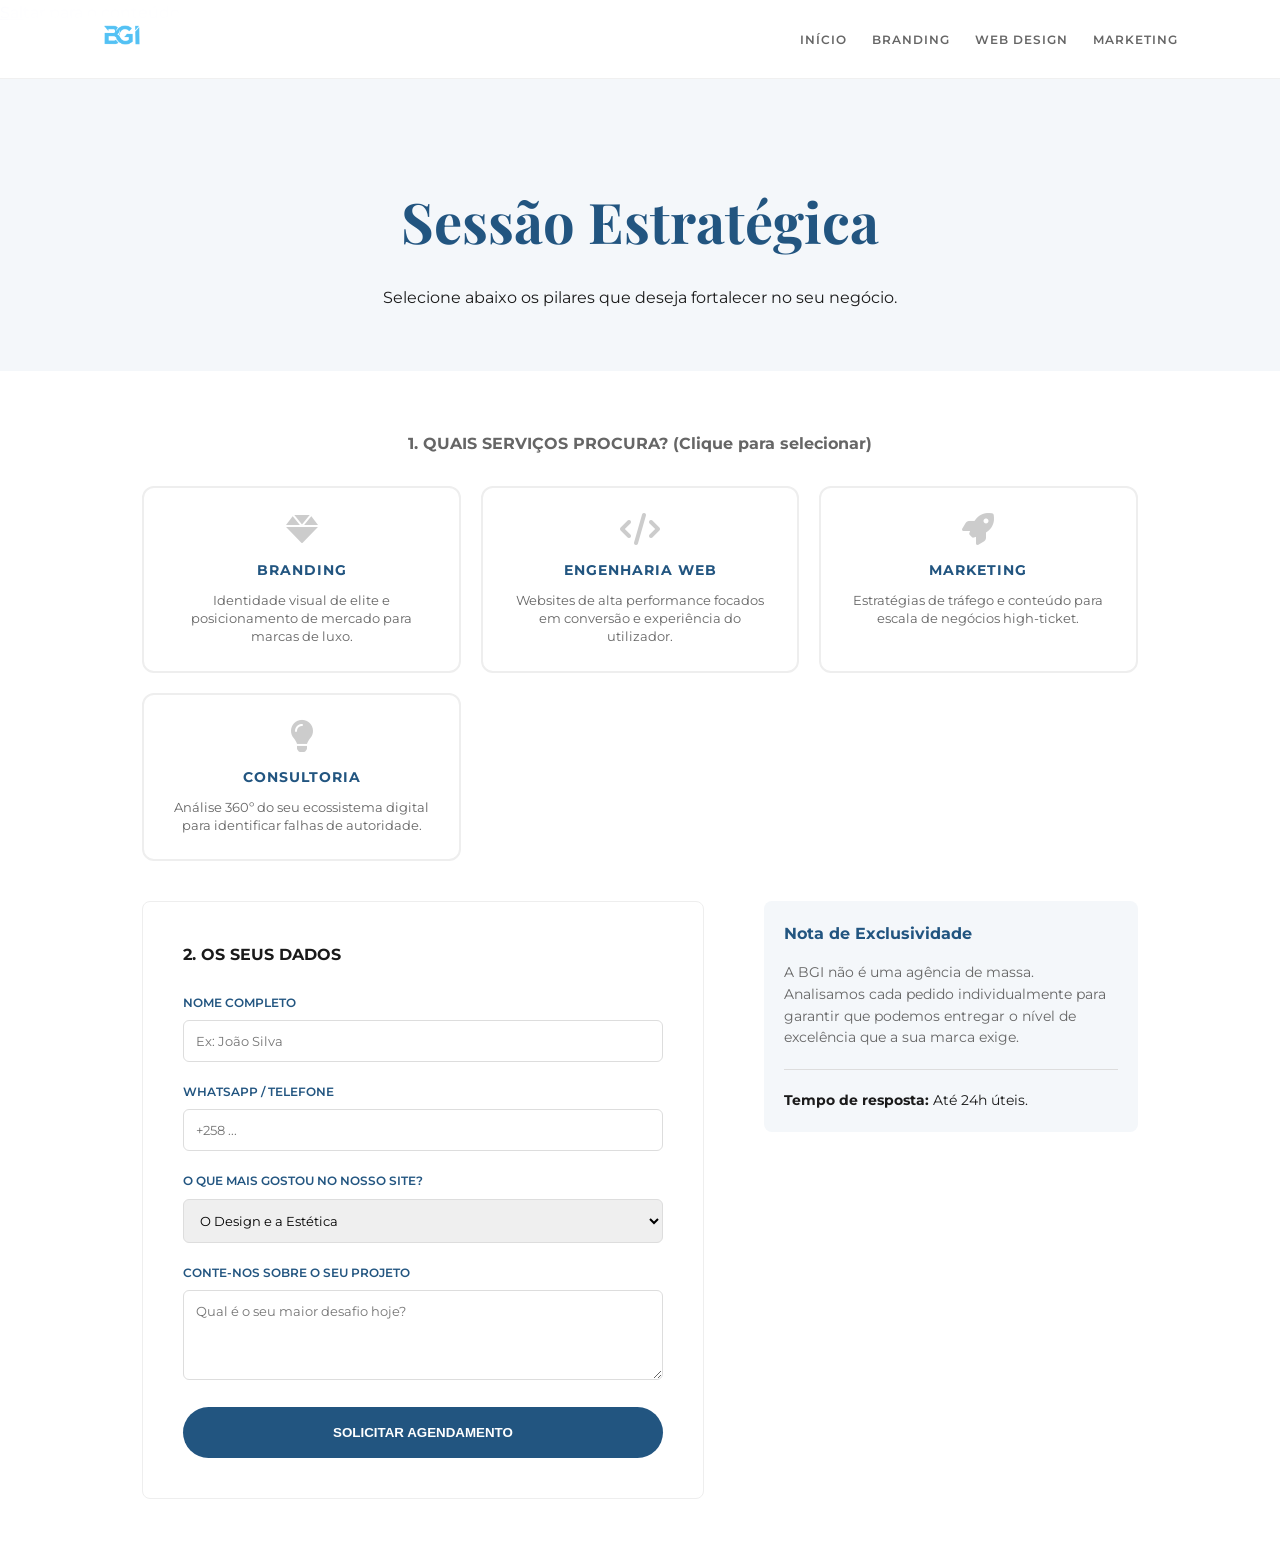
<file: agendar.html>
<!DOCTYPE html>
<html lang="pt">
<head>
    <meta charset="UTF-8">
    <meta name="viewport" content="width=device-width, initial-scale=1.0">
    <title>Agendar Consultoria | BGI Serviços</title>
<meta name="robots" content="noindex, follow">
<link rel="icon" href="/favicon.ico" sizes="any">
<link rel="icon" type="image/png" sizes="48x48" href="/favicon-48x48.png">
<link rel="icon" type="image/png" sizes="32x32" href="/favicon-32x32.png">
<link rel="icon" type="image/png" sizes="16x16" href="/favicon-16x16.png">
<link rel="icon" type="image/png" sizes="96x96" href="/favicon-96x96.png">
<link rel="icon" type="image/png" sizes="192x192" href="/favicon-192x192.png">
<link rel="apple-touch-icon" sizes="180x180" href="/apple-touch-icon.png">
<link rel="manifest" href="/site.webmanifest">
    <link href="https://fonts.googleapis.com/css2?family=Montserrat:wght@300;400;600&family=Playfair+Display:ital,wght@0,700;1,400&display=swap" rel="stylesheet">
    <link rel="stylesheet" href="https://cdnjs.cloudflare.com/ajax/libs/font-awesome/6.0.0/css/all.min.css">
    <style>
        :root { 
            --bg: #ffffff; 
            --text: #1a1a1a; 
            --sec: #666; 
            --brand-color: #225580; 
            --soft-blue: #f4f7fa;
            --transition: all 0.4s cubic-bezier(0.16, 1, 0.3, 1);
        }

        * { margin: 0; padding: 0; box-sizing: border-box; }
        body { font-family: 'Montserrat', sans-serif; background: var(--bg); color: var(--text); line-height: 1.6; }

        nav { display: flex; justify-content: space-between; align-items: center; padding: 15px 8%; position: fixed; width: 100%; top: 0; background: rgba(255, 255, 255, 0.98); backdrop-filter: blur(10px); z-index: 2000; border-bottom: 1px solid #f0f0f0; }
        .logo img { height: 40px; }
        .nav-links { display: flex; list-style: none; gap: 25px; }
        .nav-links a { text-decoration: none; color: var(--sec); font-size: 0.75rem; text-transform: uppercase; font-weight: 600; letter-spacing: 1px; }

        .page-header { padding: 150px 8% 60px; text-align: center; background: var(--soft-blue); }
        .page-header h1 { font-family: 'Playfair Display', serif; font-size: clamp(2.2rem, 5vw, 3.5rem); margin-bottom: 20px; color: var(--brand-color); }

        section { padding: 60px 8%; max-width: 1200px; margin: 0 auto; }

        /* Grade de Serviços Melhorada */
        .services-grid { display: grid; grid-template-columns: repeat(auto-fit, minmax(250px, 1fr)); gap: 20px; margin-bottom: 40px; }
        
        .service-card { 
            border: 2px solid #eee; padding: 25px; border-radius: 12px; cursor: pointer; 
            transition: var(--transition); background: #fff; position: relative; text-align: center;
        }
        
        .service-card i { font-size: 2rem; color: #ccc; margin-bottom: 15px; display: block; }
        .service-card h4 { margin-bottom: 10px; color: var(--brand-color); text-transform: uppercase; font-size: 0.85rem; letter-spacing: 1px; }
        .service-card p { font-size: 0.8rem; color: var(--sec); line-height: 1.4; }
        
        /* Checkbox escondido que será marcado via JS */
        .service-card input { display: none; }

        /* Estilo quando selecionado */
        .service-card.active { border-color: var(--brand-color); background: #eef5ff; transform: translateY(-5px); box-shadow: 0 10px 20px rgba(0,0,0,0.05); }
        .service-card.active i { color: var(--brand-color); }

        .booking-container { display: grid; grid-template-columns: 1.2fr 0.8fr; gap: 60px; margin-top: 40px; }
        .form-side { background: #fff; padding: 40px; border-radius: 8px; border: 1px solid #eee; }
        
        .input-group { margin-bottom: 20px; }
        .input-group label { display: block; font-size: 0.75rem; font-weight: 600; text-transform: uppercase; margin-bottom: 8px; color: var(--brand-color); }
        .input-group input, .input-group textarea, .input-group select { 
            width: 100%; padding: 12px; border: 1px solid #ddd; border-radius: 6px; font-family: inherit; 
        }

        .btn-submit { 
            width: 100%; padding: 18px; background: var(--brand-color); color: #fff; border: none; 
            border-radius: 50px; font-weight: 600; text-transform: uppercase; cursor: pointer; transition: 0.3s; 
        }
        .btn-submit:hover { background: #1a4466; transform: scale(1.02); }

        @media (max-width: 850px) { .booking-container { grid-template-columns: 1fr; } }
    </style>
<noscript><style>.reveal,img[loading=lazy]{opacity:1!important;transform:none!important}.promo-bar{display:none}</style></noscript>
</head>
<body>
<a class="skip-link" href="#conteudo">Saltar para o conteúdo</a>

    <nav>
        <div class="logo"><a href="index.html"><img src="/BGI_logo.png?v=5" alt="BGI"></a></div>
        <ul class="nav-links">
            <li><a href="index.html">Início</a></li>
            <li><a href="branding.html">Branding</a></li>
            <li><a href="website.html">Web Design</a></li>
            <li><a href="marketing.html">Marketing</a></li>
        </ul>
    </nav>

    <header class="page-header" id="conteudo">
        <h1>Sessão Estratégica</h1>
        <p>Selecione abaixo os pilares que deseja fortalecer no seu negócio.</p>
    </header>

    <section>
        <form action="https://formspree.io/f/xojjvvjk" method="POST" id="mainForm">
            
            <h3 style="margin-bottom: 30px; text-align: center; font-size: 1rem; color: var(--sec);">1. QUAIS SERVIÇOS PROCURA? (Clique para selecionar)</h3>
            
            <div class="services-grid">
                <div class="service-card" onclick="selectService(this, 'branding')">
                    <input type="checkbox" name="Serviço: Branding" id="branding">
                    <i class="fa fa-gem"></i>
                    <h4>Branding</h4>
                    <p>Identidade visual de elite e posicionamento de mercado para marcas de luxo.</p>
                </div>

                <div class="service-card" onclick="selectService(this, 'web')">
                    <input type="checkbox" name="Serviço: Web Design" id="web">
                    <i class="fa fa-code"></i>
                    <h4>Engenharia Web</h4>
                    <p>Websites de alta performance focados em conversão e experiência do utilizador.</p>
                </div>

                <div class="service-card" onclick="selectService(this, 'mkt')">
                    <input type="checkbox" name="Serviço: Marketing" id="mkt">
                    <i class="fa fa-rocket"></i>
                    <h4>Marketing</h4>
                    <p>Estratégias de tráfego e conteúdo para escala de negócios high-ticket.</p>
                </div>

                <div class="service-card" onclick="selectService(this, 'cons')">
                    <input type="checkbox" name="Serviço: Consultoria" id="cons">
                    <i class="fa fa-lightbulb"></i>
                    <h4>Consultoria</h4>
                    <p>Análise 360º do seu ecossistema digital para identificar falhas de autoridade.</p>
                </div>
            </div>

            <div class="booking-container">
                <div class="form-side">
                    <h3 style="margin-bottom: 25px; font-size: 1rem;">2. OS SEUS DADOS</h3>
                    
                    <div class="input-group">
                        <label>Nome Completo</label>
                        <input type="text" name="Nome" required placeholder="Ex: João Silva">
                    </div>
                    
                    <div class="input-group">
                        <label>WhatsApp / Telefone</label>
                        <input type="tel" name="Contacto" required placeholder="+258 ...">
                    </div>

                    <div class="input-group">
                        <label>O que mais gostou no nosso site?</label>
                        <select name="O que mais gostou">
                            <option value="Design/Estética">O Design e a Estética</option>
                            <option value="Proposta de Valor">A Proposta de Autoridade</option>
                            <option value="Portfólio/Serviços">A clareza dos Serviços</option>
                            <option value="Outro">Outro detalhe</option>
                        </select>
                    </div>

                    <div class="input-group">
                        <label>Conte-nos sobre o seu projeto</label>
                        <textarea name="Mensagem" rows="4" placeholder="Qual é o seu maior desafio hoje?"></textarea>
                    </div>

                    <button type="submit" class="btn-submit">Solicitar Agendamento</button>
                </div>

                <div class="info-side">
                    <div style="padding: 20px; background: var(--soft-blue); border-radius: 8px;">
                        <h4 style="margin-bottom: 15px; color: var(--brand-color);">Nota de Exclusividade</h4>
                        <p style="font-size: 0.85rem; color: var(--sec);">A BGI não é uma agência de massa. Analisamos cada pedido individualmente para garantir que podemos entregar o nível de excelência que a sua marca exige.</p>
                        <hr style="margin: 20px 0; border: 0; border-top: 1px solid #ddd;">
                        <p style="font-size: 0.85rem;"><strong>Tempo de resposta:</strong> Até 24h úteis.</p>
                    </div>
                </div>
            </div>
        </form>
    </section>

    <script>
        // Função para selecionar o serviço visualmente e marcar o checkbox real
        function selectService(element, inputId) {
            // Alterna a classe visual
            element.classList.toggle('active');
            
            // Marca ou desmarca o checkbox escondido
            const checkbox = document.getElementById(inputId);
            checkbox.checked = !checkbox.checked;
        }

        // Impedir envio sem nenhum serviço selecionado (opcional mas recomendado)
        document.getElementById('mainForm').onsubmit = function(e) {
            const checkboxes = document.querySelectorAll('input[type="checkbox"]');
            let checked = false;
            checkboxes.forEach(cb => { if(cb.checked) checked = true; });
            
            if(!checked) {
                alert("Por favor, selecione pelo menos um serviço de interesse.");
                e.preventDefault();
            }
        };
    </script>
</body>
</html>
</file>
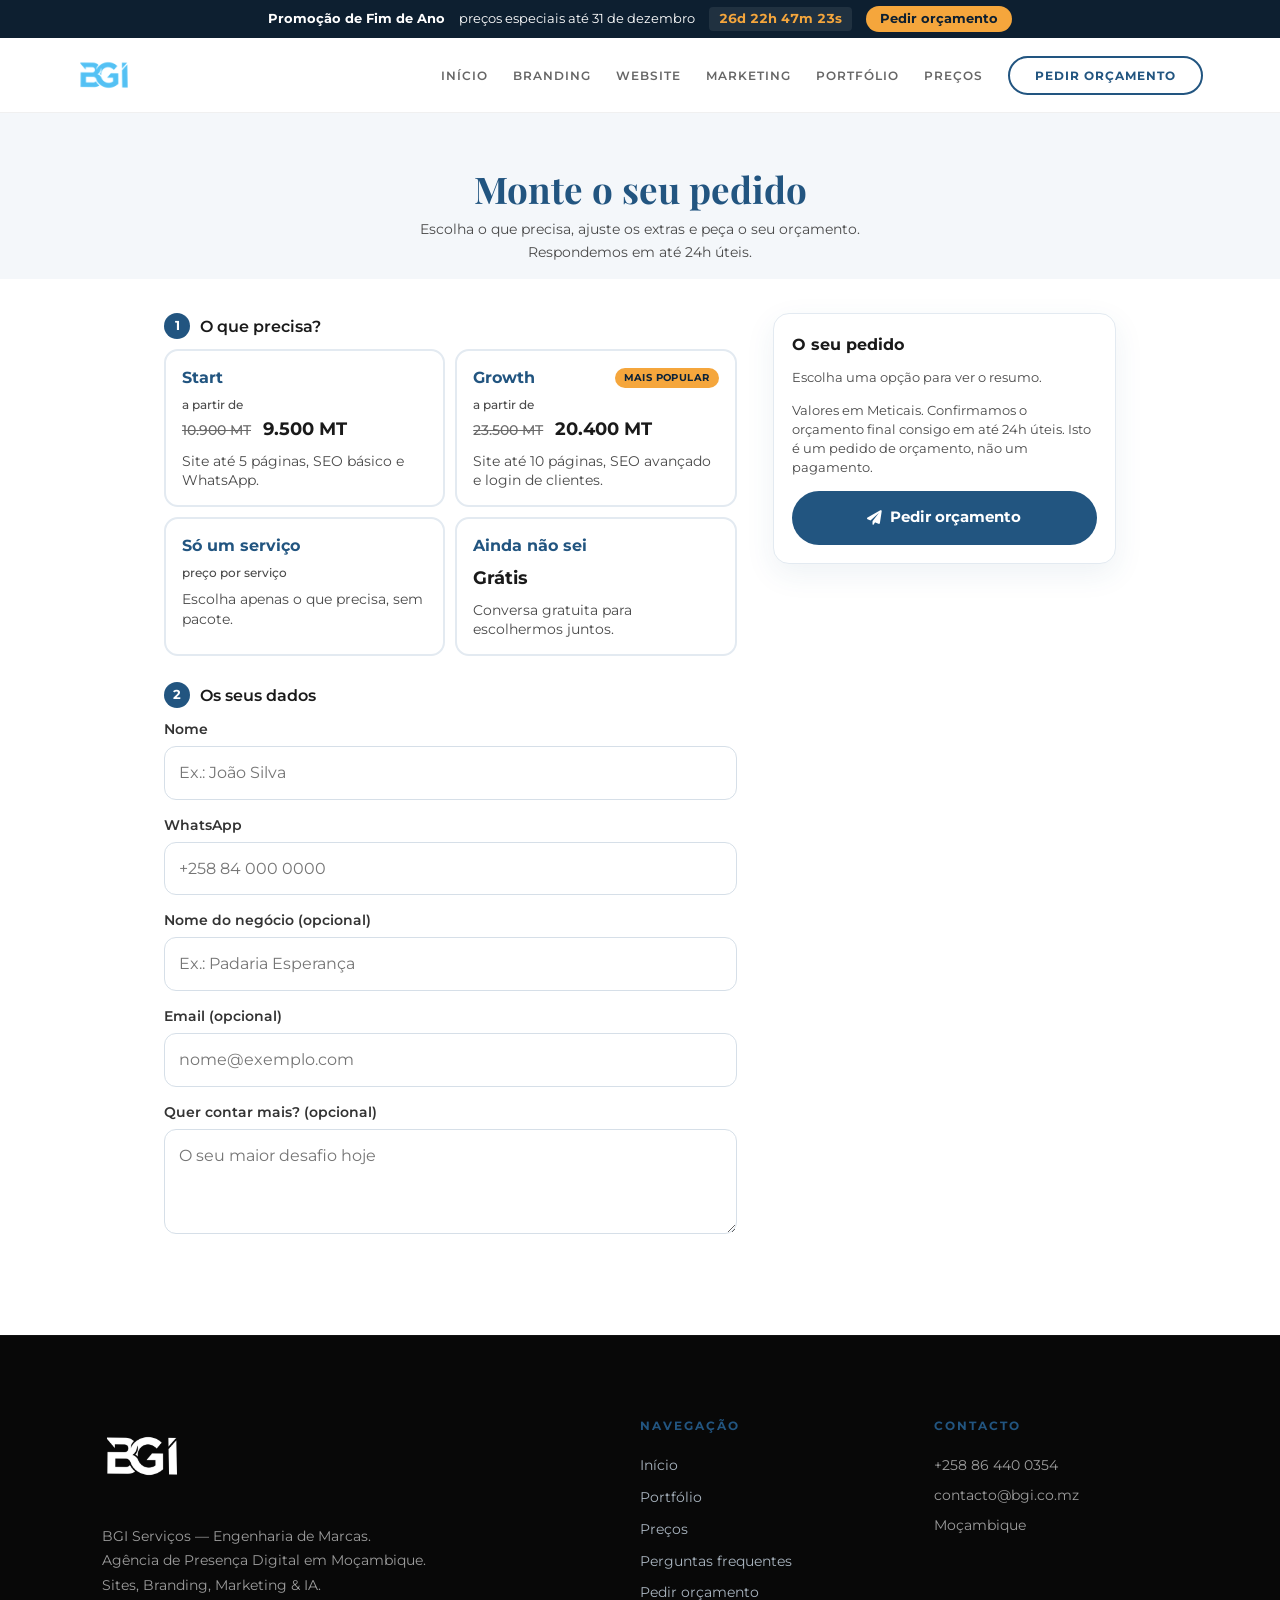
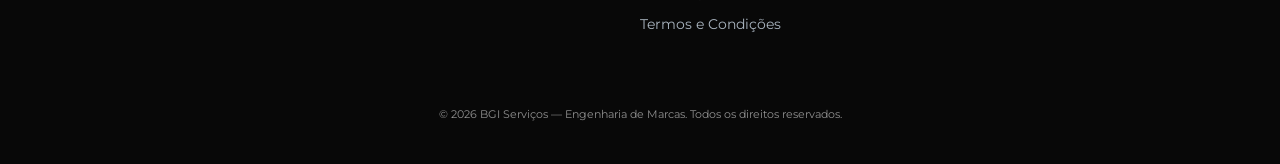
<file: pedido.html>
<!DOCTYPE html>
<html lang="pt-MZ">
<head>
<meta charset="UTF-8">
<meta name="viewport" content="width=device-width, initial-scale=1.0, viewport-fit=cover">
<title>Pedir orçamento | BGI Serviços</title>
<meta name="description" content="Escolha o que precisa, ajuste os extras e peça o seu orçamento à BGI. Respondemos em até 24h úteis.">
<link rel="canonical" href="https://bgiservicos.com/pedido.html">
<meta name="robots" content="noindex, follow">
<meta name="theme-color" content="#225580">
<meta property="og:type" content="website">
<meta property="og:site_name" content="BGI Serviços — Engenharia de Marcas">
<meta property="og:locale" content="pt_PT">
<meta property="og:title" content="Pedir orçamento | BGI Serviços">
<meta property="og:description" content="Escolha o que precisa, ajuste os extras e peça o seu orçamento à BGI. Respondemos em até 24h úteis.">
<meta property="og:url" content="https://bgiservicos.com/pedido.html">
<meta property="og:image" content="https://bgiservicos.com/og-image.png">
<meta property="og:image:width" content="1200">
<meta property="og:image:height" content="630">
<meta property="og:image:alt" content="BGI Serviços — Engenharia de Marcas">
<meta name="twitter:card" content="summary_large_image">
<meta name="twitter:title" content="Pedir orçamento | BGI Serviços">
<meta name="twitter:description" content="Escolha o que precisa, ajuste os extras e peça o seu orçamento à BGI. Respondemos em até 24h úteis.">
<meta name="twitter:image" content="https://bgiservicos.com/og-image.png">
<link rel="icon" href="/favicon.ico" sizes="any">
<link rel="icon" type="image/png" sizes="48x48" href="/favicon-48x48.png">
<link rel="icon" type="image/png" sizes="32x32" href="/favicon-32x32.png">
<link rel="icon" type="image/png" sizes="16x16" href="/favicon-16x16.png">
<link rel="icon" type="image/png" sizes="96x96" href="/favicon-96x96.png">
<link rel="icon" type="image/png" sizes="192x192" href="/favicon-192x192.png">
<link rel="apple-touch-icon" sizes="180x180" href="/apple-touch-icon.png">
<link rel="manifest" href="/site.webmanifest">
<link rel="preconnect" href="https://images.unsplash.com" crossorigin>
<link rel="preconnect" href="https://cdnjs.cloudflare.com" crossorigin>
<link rel="preconnect" href="https://fonts.googleapis.com">
<link rel="preconnect" href="https://fonts.gstatic.com" crossorigin>
<link href="https://fonts.googleapis.com/css2?family=Montserrat:wght@300;400;600&family=Playfair+Display:ital,wght@0,700;1,400&display=swap" rel="stylesheet">
<link rel="stylesheet" href="https://cdnjs.cloudflare.com/ajax/libs/font-awesome/6.0.0/css/all.min.css">
<link rel="stylesheet" href="style.css?v=20261121">
<noscript><style>.reveal,img[loading=lazy]{opacity:1!important;transform:none!important}.promo-bar{display:none}</style></noscript>
</head>
<body class="on-pedido">
<a class="skip-link" href="#conteudo">Saltar para o conteúdo</a>
<div class="progress-bar" id="myBar"></div>
<div class="promo-bar" id="promo-bar" hidden><strong><span class="pb-l">Promoção de Fim de Ano</span><span class="pb-s">Promoção</span></strong><span class="pb-x">preços especiais até 31 de dezembro</span><span class="pb-c" id="pb-c" role="timer" aria-label="Tempo restante da promoção">--</span><a href="pedido.html">Pedir orçamento</a></div>

<a href="https://wa.me/258864400354" class="whatsapp-float" target="_blank" rel="noopener" aria-label="Falar com a BGI no WhatsApp">
    <i class="fab fa-whatsapp"></i>
</a>

<nav>
    <div class="logo"><a href="/"><img src="/BGI_logo.png?v=5" alt="BGI Serviços — Engenharia de Marcas"></a></div>
    <div class="menu-icon" onclick="toggleMenu()" role="button" tabindex="0" aria-label="Abrir menu"><i class="fa fa-bars"></i></div>
    <ul class="nav-links" id="navLinks">
        <li><a href="/">Início</a></li>
        <li><a href="branding.html">Branding</a></li>
        <li><a href="website.html">Website</a></li>
        <li><a href="marketing.html">Marketing</a></li>
        <li><a href="/#portfolio">Portfólio</a></li>
        <li><a href="/#precos">Preços</a></li>
        <li><a href="pedido.html" class="btn-nav cur" aria-current="page">Pedir orçamento</a></li>
    </ul>
</nav>

<main id="conteudo" tabindex="-1"><div class="page on" id="p-pedido">
<div id="ck-main">
<header class="ck-head"><h1>Monte o seu pedido</h1><p>Escolha o que precisa, ajuste os extras e peça o seu orçamento. Respondemos em até 24h úteis.</p></header>
<div class="ck-wrap">
<form id="ck-form" novalidate>
<h3 class="ck-h" id="h-plan"><b>1</b>O que precisa?</h3>
<div class="ck-plans" id="ck-plans" role="radiogroup" aria-labelledby="h-plan"></div>
<p class="ck-selerr" id="ck-selerr" role="alert" hidden></p>
<div id="ck-more">
<h3 class="ck-h" id="h-ext"><b>2</b><span id="h-ext-t">Extras opcionais</span></h3>
<p class="ck-hint" id="ck-hint"></p>
<div id="ck-comps" role="group" aria-labelledby="h-ext"></div>
</div>
<div id="ck-monthbox">
<h3 class="ck-h" id="h-mes"><b>3</b>Acompanhamento mensal (opcional)</h3>
<p class="ck-hint">Se quiser a BGI a cuidar do site e das redes depois do lançamento, junte aqui. Também pode decidir mais tarde.</p>
<div class="ck-comps" id="ck-month" role="group" aria-labelledby="h-mes"></div>
</div>
<h3 class="ck-h" id="h-dados"><b id="n-dados">4</b>Os seus dados</h3>
<div class="ck-f" id="f-nome"><label class="t" for="ck-nome">Nome</label><input type="text" id="ck-nome" autocomplete="name" aria-describedby="e-nome" placeholder="Ex.: João Silva"><div class="ck-err" id="e-nome">Escreva o seu nome.</div></div>
<div class="ck-f" id="f-tel"><label class="t" for="ck-tel">WhatsApp</label><input type="tel" id="ck-tel" autocomplete="tel" aria-describedby="e-tel" inputmode="tel" placeholder="+258 84 000 0000"><div class="ck-err" id="e-tel">Escreva um número de WhatsApp com pelo menos 9 dígitos.</div></div>
<div class="ck-f"><label class="t" for="ck-biz">Nome do negócio (opcional)</label><input type="text" id="ck-biz" autocomplete="organization" placeholder="Ex.: Padaria Esperança"></div>
<div class="ck-f"><label class="t" for="ck-mail">Email (opcional)</label><input type="email" id="ck-mail" autocomplete="email" inputmode="email" placeholder="nome@exemplo.com"></div>

<div class="ck-f"><label class="t" for="ck-msg">Quer contar mais? (opcional)</label><textarea id="ck-msg" rows="3" placeholder="O seu maior desafio hoje"></textarea></div>
</form>
<aside class="ck-sum" id="ck-sum">
<h3>O seu pedido</h3>
<div id="ck-lines"></div>
<div id="ck-tots" aria-live="polite" aria-atomic="true"></div><p class="ck-up" id="ck-up" aria-live="polite" hidden></p>
<p class="ck-note">Valores em Meticais. Confirmamos o orçamento final consigo em até 24h úteis. Isto é um pedido de orçamento, não um pagamento.</p>
<button type="submit" form="ck-form" class="ck-btn" id="ck-send"><i class="fas fa-paper-plane"></i> Pedir orçamento</button>
</aside>
</div>
<div class="ck-bar"><div>Total<b id="ck-bt">0 MT</b></div><a href="#ck-sum" id="ck-go">Ver resumo</a></div>
</div>
<div class="ck-done" id="ck-done" hidden>
<div class="ok"><i class="fas fa-check"></i></div>
<h2 id="ck-dt">Pedido recebido</h2>
<p id="ck-dp">Respondemos em até 24h úteis.</p>
<a class="ck-btn wa" id="ck-wa" target="_blank" rel="noopener"><i class="fab fa-whatsapp"></i> Continuar no WhatsApp</a>
<button type="button" class="ck-btn ghost" id="ck-new">Fazer outro pedido</button>
</div>
</div>
</main>
<div class="mbar"><a class="a1" href="pedido.html">Pedir orçamento</a><a class="a2" href="https://wa.me/258864400354" target="_blank" rel="noopener"><i class="fab fa-whatsapp"></i> WhatsApp</a></div>
<footer>
    <div class="footer-grid">
        <div>
            <img src="/BGI_logo.png?v=5" alt="BGI Serviços — Engenharia de Marcas" style="height: 80px; width: auto; filter: brightness(0) invert(1); margin-bottom: 20px;">
            <p style="opacity: 0.6; font-size: 0.85rem; line-height: 1.8;">BGI Serviços — Engenharia de Marcas.<br>Agência de Presença Digital em Moçambique.<br>Sites, Branding, Marketing & IA.</p>
        </div>
        <div>
            <h5 style="margin-bottom: 20px; color: var(--brand-color); font-size: 0.75rem; letter-spacing: 2px; text-transform: uppercase;">Navegação</h5>
            <a href="/" class="footer-link">Início</a>
            <a href="/#portfolio" class="footer-link">Portfólio</a>
            <a href="/#precos" class="footer-link">Preços</a>
            <a href="/#faq" class="footer-link">Perguntas frequentes</a>
            <a href="pedido.html" class="footer-link">Pedir orçamento</a>
            <a href="termos.html" class="footer-link">Termos e Condições</a>
        </div>
        <div>
            <h5 style="margin-bottom: 20px; color: var(--brand-color); font-size: 0.75rem; letter-spacing: 2px; text-transform: uppercase;">Contacto</h5>
            <p style="opacity: 0.6; font-size: 0.85rem; margin-bottom: 8px;"><a class="f-ct" href="tel:+258864400354">+258 86 440 0354</a></p>
            <p style="opacity: 0.6; font-size: 0.85rem; margin-bottom: 8px;"><a class="f-ct" href="mailto:contacto@bgi.co.mz">contacto@bgi.co.mz</a></p>
            <p style="opacity: 0.6; font-size: 0.85rem;">Moçambique</p>
        </div>
    </div>
    <p style="text-align: center; margin-top: 60px; font-size: 0.7rem; opacity: 0.3;">&copy; 2026 BGI Serviços — Engenharia de Marcas. Todos os direitos reservados.</p>
</footer>
<script src="promo.js?v=20261121"></script>
<script src="app.js?v=20261121"></script>
<script src="pedido.js?v=20261121"></script>
</body>
</html>
</file>
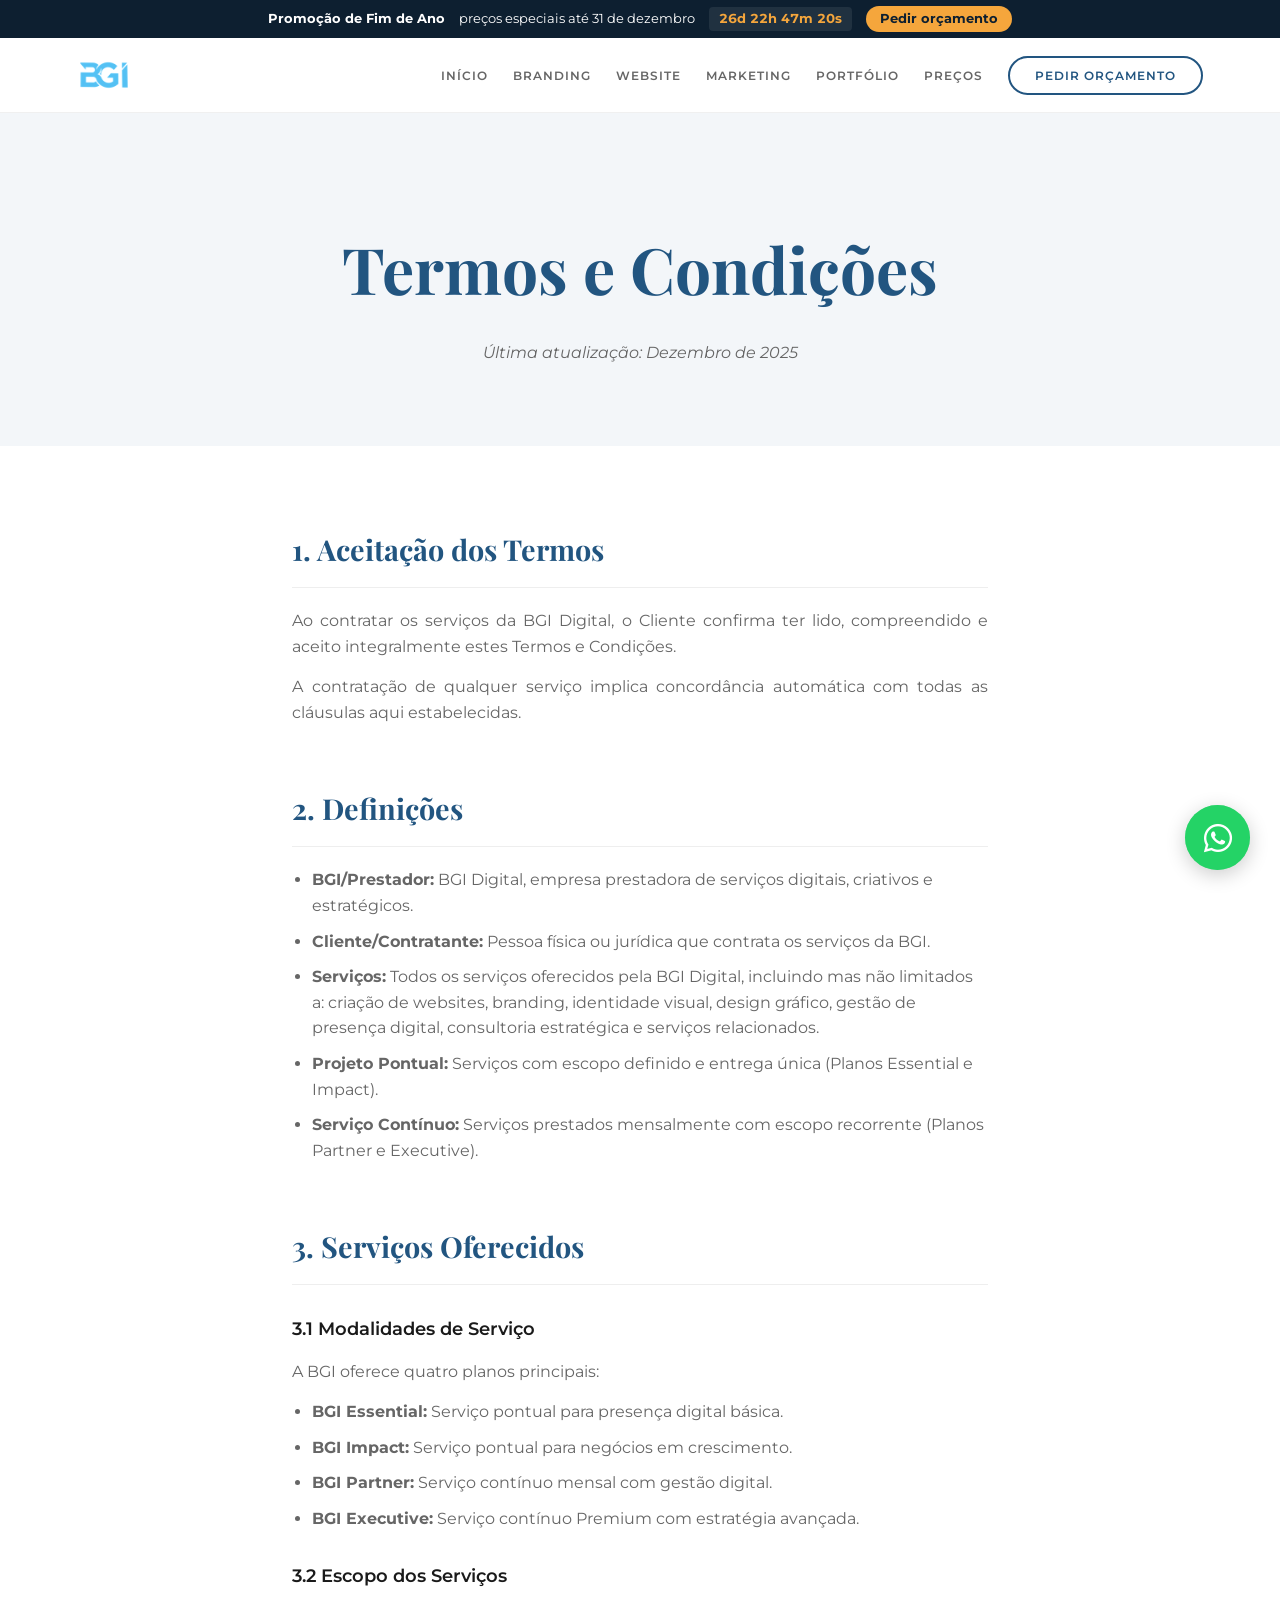
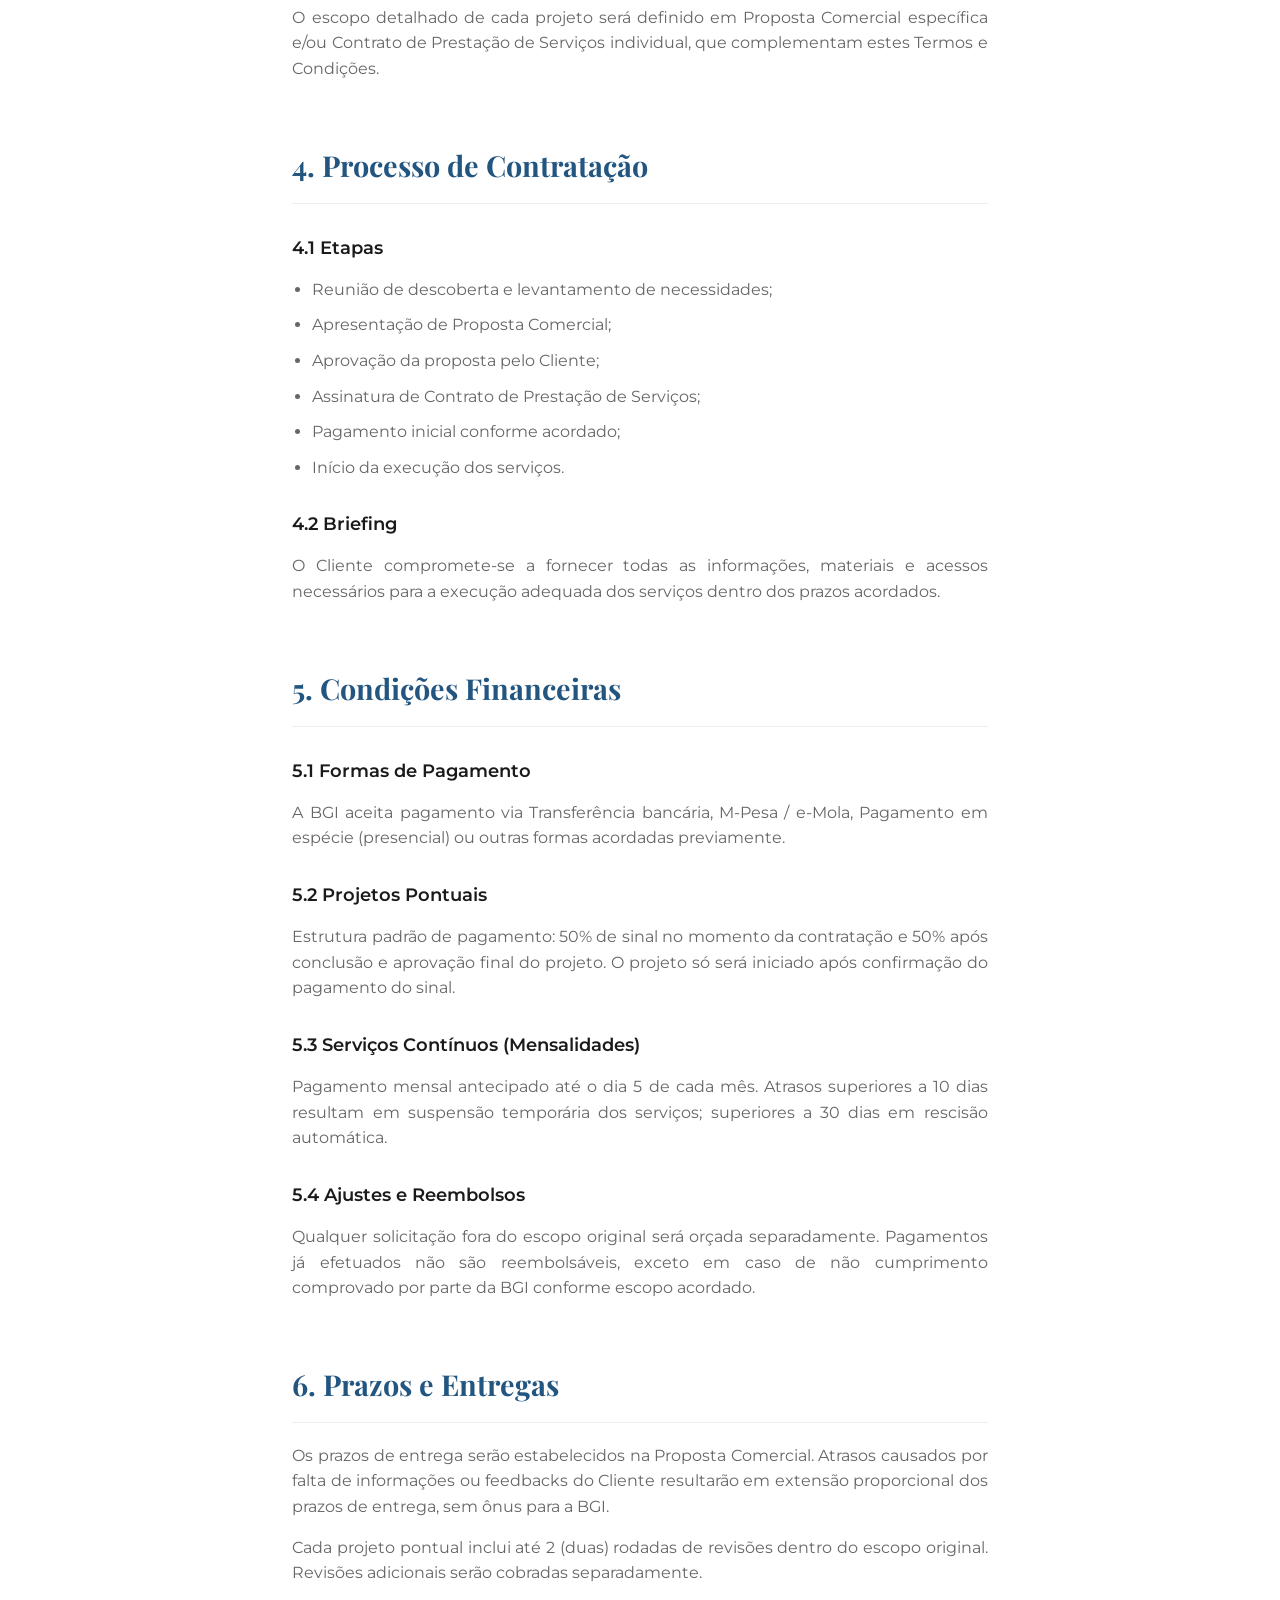
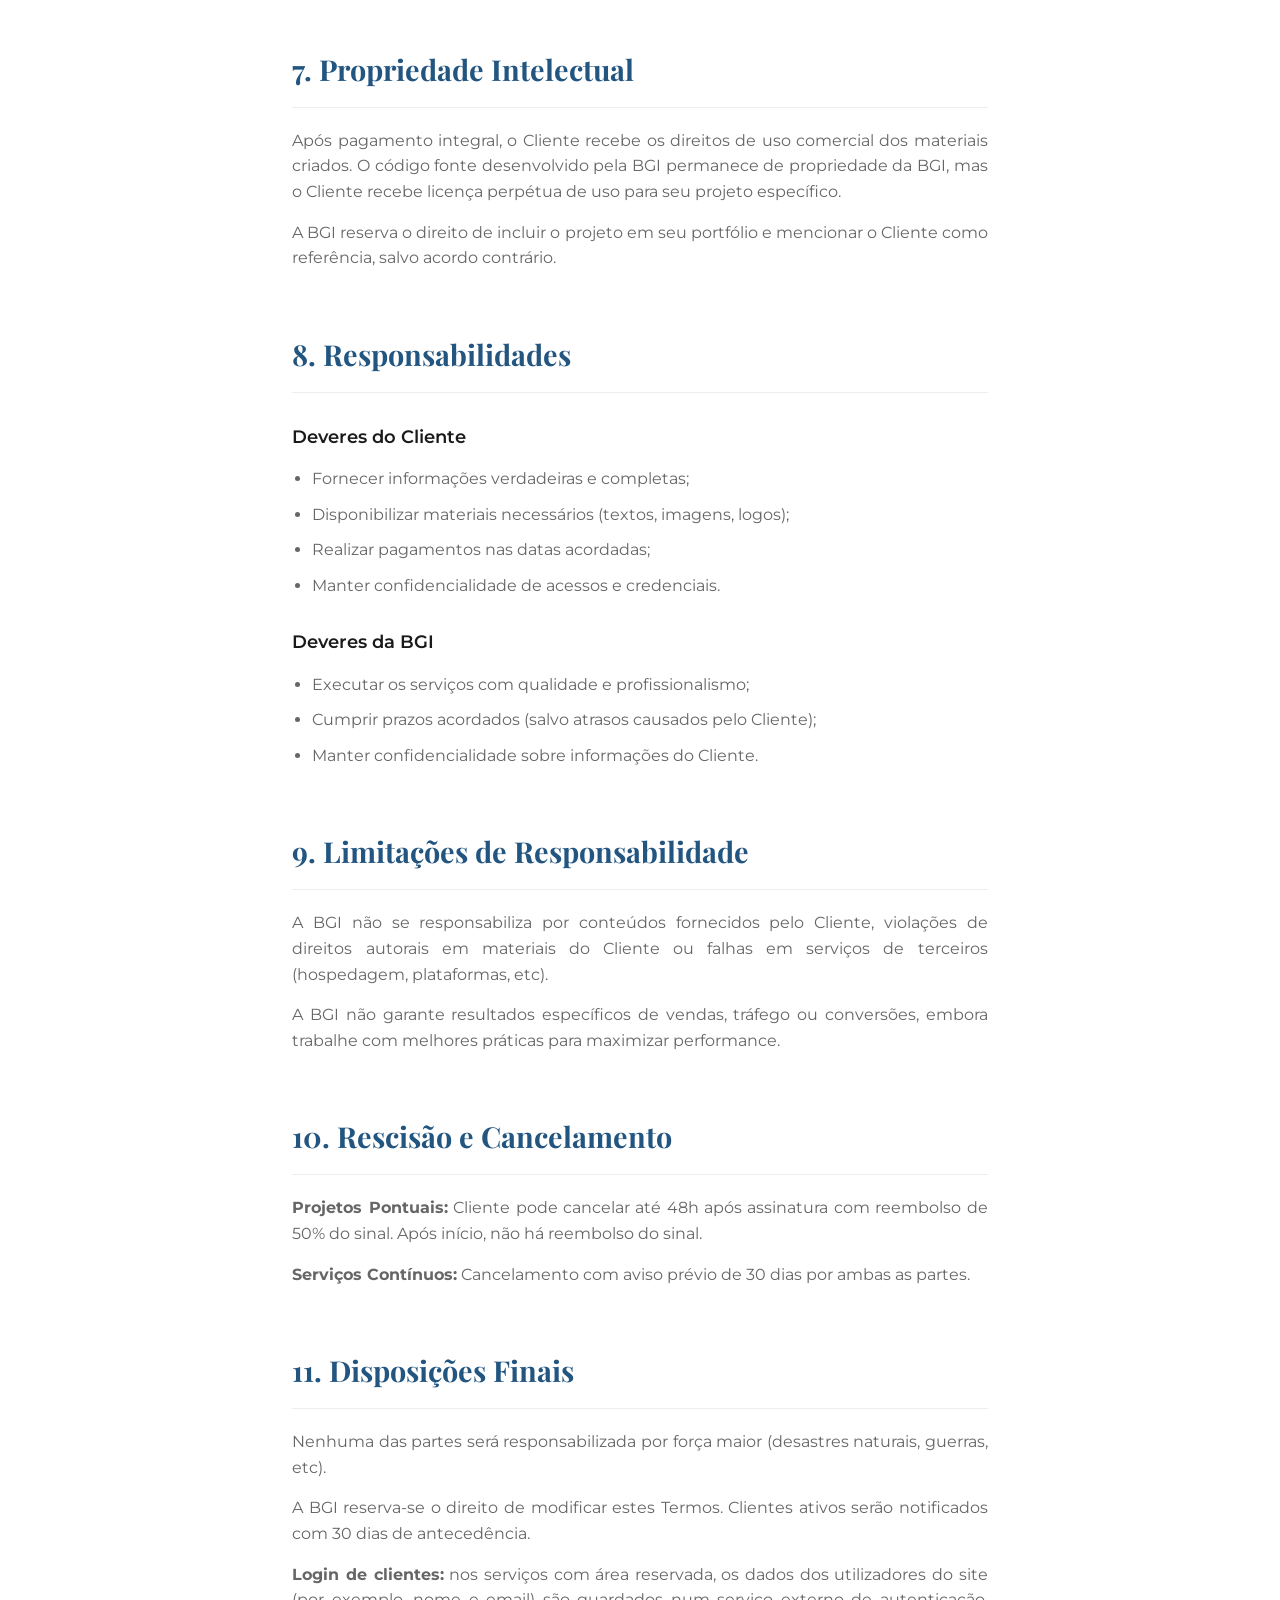
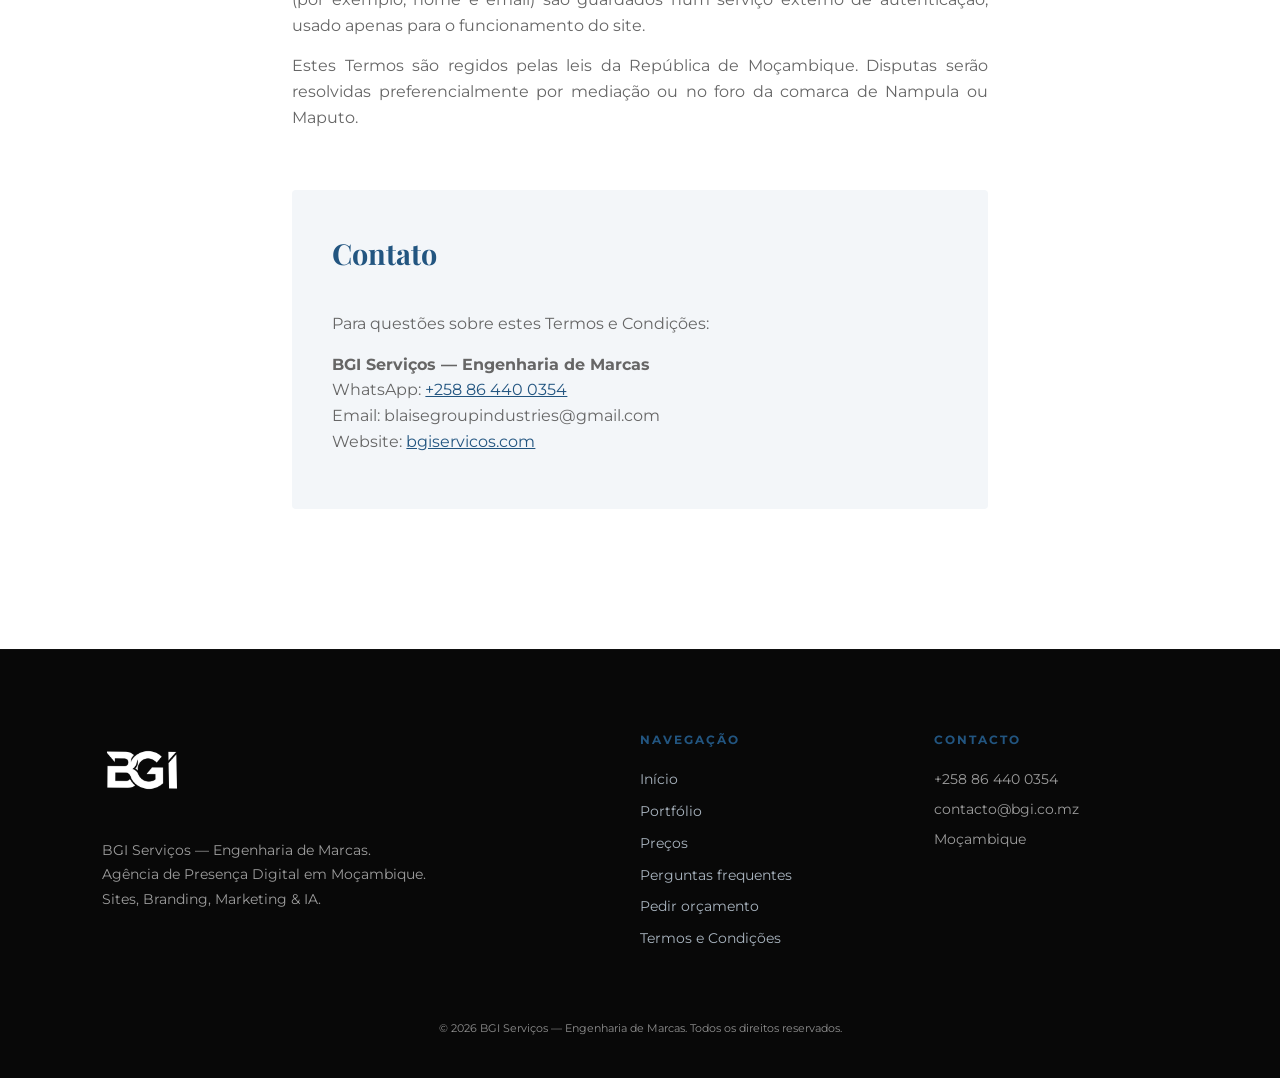
<file: termos.html>
<!DOCTYPE html>
<html lang="pt-MZ">
<head>
<meta charset="UTF-8">
<meta name="viewport" content="width=device-width, initial-scale=1.0, viewport-fit=cover">
<title>Termos e Condições | BGI Serviços</title>
<meta name="description" content="Termos e condições dos serviços da BGI Serviços.">
<link rel="canonical" href="https://bgiservicos.com/termos.html">
<meta name="robots" content="index, follow, max-image-preview:large">
<meta name="theme-color" content="#225580">
<meta property="og:type" content="website">
<meta property="og:site_name" content="BGI Serviços — Engenharia de Marcas">
<meta property="og:locale" content="pt_PT">
<meta property="og:title" content="Termos e Condições | BGI Serviços">
<meta property="og:description" content="Termos e condições dos serviços da BGI Serviços.">
<meta property="og:url" content="https://bgiservicos.com/termos.html">
<meta property="og:image" content="https://bgiservicos.com/og-image.png">
<meta property="og:image:width" content="1200">
<meta property="og:image:height" content="630">
<meta property="og:image:alt" content="BGI Serviços — Engenharia de Marcas">
<meta name="twitter:card" content="summary_large_image">
<meta name="twitter:title" content="Termos e Condições | BGI Serviços">
<meta name="twitter:description" content="Termos e condições dos serviços da BGI Serviços.">
<meta name="twitter:image" content="https://bgiservicos.com/og-image.png">
<link rel="icon" href="/favicon.ico" sizes="any">
<link rel="icon" type="image/png" sizes="48x48" href="/favicon-48x48.png">
<link rel="icon" type="image/png" sizes="32x32" href="/favicon-32x32.png">
<link rel="icon" type="image/png" sizes="16x16" href="/favicon-16x16.png">
<link rel="icon" type="image/png" sizes="96x96" href="/favicon-96x96.png">
<link rel="icon" type="image/png" sizes="192x192" href="/favicon-192x192.png">
<link rel="apple-touch-icon" sizes="180x180" href="/apple-touch-icon.png">
<link rel="manifest" href="/site.webmanifest">
<link rel="preconnect" href="https://images.unsplash.com" crossorigin>
<link rel="preconnect" href="https://cdnjs.cloudflare.com" crossorigin>
<link rel="preconnect" href="https://fonts.googleapis.com">
<link rel="preconnect" href="https://fonts.gstatic.com" crossorigin>
<link href="https://fonts.googleapis.com/css2?family=Montserrat:wght@300;400;600&family=Playfair+Display:ital,wght@0,700;1,400&display=swap" rel="stylesheet">
<link rel="stylesheet" href="https://cdnjs.cloudflare.com/ajax/libs/font-awesome/6.0.0/css/all.min.css">
<link rel="stylesheet" href="style.css?v=20261121">
<script type="application/ld+json">{"@context":"https://schema.org","@type":"BreadcrumbList","itemListElement":[{"@type":"ListItem","position":1,"name":"Início","item":"https://bgiservicos.com/"},{"@type":"ListItem","position":2,"name":"Termos e Condições","item":"https://bgiservicos.com/termos.html"}]}</script>
<noscript><style>.reveal,img[loading=lazy]{opacity:1!important;transform:none!important}.promo-bar{display:none}</style></noscript>
</head>
<body>
<a class="skip-link" href="#conteudo">Saltar para o conteúdo</a>
<div class="progress-bar" id="myBar"></div>
<div class="promo-bar" id="promo-bar" hidden><strong><span class="pb-l">Promoção de Fim de Ano</span><span class="pb-s">Promoção</span></strong><span class="pb-x">preços especiais até 31 de dezembro</span><span class="pb-c" id="pb-c" role="timer" aria-label="Tempo restante da promoção">--</span><a href="pedido.html">Pedir orçamento</a></div>

<a href="https://wa.me/258864400354" class="whatsapp-float" target="_blank" rel="noopener" aria-label="Falar com a BGI no WhatsApp">
    <i class="fab fa-whatsapp"></i>
</a>

<nav>
    <div class="logo"><a href="/"><img src="/BGI_logo.png?v=5" alt="BGI Serviços — Engenharia de Marcas"></a></div>
    <div class="menu-icon" onclick="toggleMenu()" role="button" tabindex="0" aria-label="Abrir menu"><i class="fa fa-bars"></i></div>
    <ul class="nav-links" id="navLinks">
        <li><a href="/">Início</a></li>
        <li><a href="branding.html">Branding</a></li>
        <li><a href="website.html">Website</a></li>
        <li><a href="marketing.html">Marketing</a></li>
        <li><a href="/#portfolio">Portfólio</a></li>
        <li><a href="/#precos">Preços</a></li>
        <li><a href="pedido.html" class="btn-nav">Pedir orçamento</a></li>
    </ul>
</nav>

<main id="conteudo" tabindex="-1"><div class="page on" id="p-termos">

    <header class="legal-header">
        <h1 class="reveal">Termos e Condições</h1>
        <p class="last-update reveal">Última atualização: Dezembro de 2025</p>
    </header>

    <div class="legal-content">
        
        <section class="legal-section reveal">
            <h2>1. Aceitação dos Termos</h2>
            <p>Ao contratar os serviços da BGI Digital, o Cliente confirma ter lido, compreendido e aceito integralmente estes Termos e Condições.</p>
            <p>A contratação de qualquer serviço implica concordância automática com todas as cláusulas aqui estabelecidas.</p>
        </section>

        <section class="legal-section reveal">
            <h2>2. Definições</h2>
            <ul>
                <li><strong>BGI/Prestador:</strong> BGI Digital, empresa prestadora de serviços digitais, criativos e estratégicos.</li>
                <li><strong>Cliente/Contratante:</strong> Pessoa física ou jurídica que contrata os serviços da BGI.</li>
                <li><strong>Serviços:</strong> Todos os serviços oferecidos pela BGI Digital, incluindo mas não limitados a: criação de websites, branding, identidade visual, design gráfico, gestão de presença digital, consultoria estratégica e serviços relacionados.</li>
                <li><strong>Projeto Pontual:</strong> Serviços com escopo definido e entrega única (Planos Essential e Impact).</li>
                <li><strong>Serviço Contínuo:</strong> Serviços prestados mensalmente com escopo recorrente (Planos Partner e Executive).</li>
            </ul>
        </section>

        <section class="legal-section reveal">
            <h2>3. Serviços Oferecidos</h2>
            <h3>3.1 Modalidades de Serviço</h3>
            <p>A BGI oferece quatro planos principais:</p>
            <ul>
                <li><strong>BGI Essential:</strong> Serviço pontual para presença digital básica.</li>
                <li><strong>BGI Impact:</strong> Serviço pontual para negócios em crescimento.</li>
                <li><strong>BGI Partner:</strong> Serviço contínuo mensal com gestão digital.</li>
                <li><strong>BGI Executive:</strong> Serviço contínuo Premium com estratégia avançada.</li>
            </ul>
            <h3>3.2 Escopo dos Serviços</h3>
            <p>O escopo detalhado de cada projeto será definido em Proposta Comercial específica e/ou Contrato de Prestação de Serviços individual, que complementam estes Termos e Condições.</p>
        </section>

        <section class="legal-section reveal">
            <h2>4. Processo de Contratação</h2>
            <h3>4.1 Etapas</h3>
            <ul>
                <li>Reunião de descoberta e levantamento de necessidades;</li>
                <li>Apresentação de Proposta Comercial;</li>
                <li>Aprovação da proposta pelo Cliente;</li>
                <li>Assinatura de Contrato de Prestação de Serviços;</li>
                <li>Pagamento inicial conforme acordado;</li>
                <li>Início da execução dos serviços.</li>
            </ul>
            <h3>4.2 Briefing</h3>
            <p>O Cliente compromete-se a fornecer todas as informações, materiais e acessos necessários para a execução adequada dos serviços dentro dos prazos acordados.</p>
        </section>

        <section class="legal-section reveal">
            <h2>5. Condições Financeiras</h2>
            <h3>5.1 Formas de Pagamento</h3>
            <p>A BGI aceita pagamento via Transferência bancária, M-Pesa / e-Mola, Pagamento em espécie (presencial) ou outras formas acordadas previamente.</p>

            <h3>5.2 Projetos Pontuais</h3>
            <p>Estrutura padrão de pagamento: 50% de sinal no momento da contratação e 50% após conclusão e aprovação final do projeto. O projeto só será iniciado após confirmação do pagamento do sinal.</p>

            <h3>5.3 Serviços Contínuos (Mensalidades)</h3>
            <p>Pagamento mensal antecipado até o dia 5 de cada mês. Atrasos superiores a 10 dias resultam em suspensão temporária dos serviços; superiores a 30 dias em rescisão automática.</p>

            <h3>5.4 Ajustes e Reembolsos</h3>
            <p>Qualquer solicitação fora do escopo original será orçada separadamente. Pagamentos já efetuados não são reembolsáveis, exceto em caso de não cumprimento comprovado por parte da BGI conforme escopo acordado.</p>
        </section>

        <section class="legal-section reveal">
            <h2>6. Prazos e Entregas</h2>
            <p>Os prazos de entrega serão estabelecidos na Proposta Comercial. Atrasos causados por falta de informações ou feedbacks do Cliente resultarão em extensão proporcional dos prazos de entrega, sem ônus para a BGI.</p>
            <p>Cada projeto pontual inclui até 2 (duas) rodadas de revisões dentro do escopo original. Revisões adicionais serão cobradas separadamente.</p>
        </section>

        <section class="legal-section reveal">
            <h2>7. Propriedade Intelectual</h2>
            <p>Após pagamento integral, o Cliente recebe os direitos de uso comercial dos materiais criados. O código fonte desenvolvido pela BGI permanece de propriedade da BGI, mas o Cliente recebe licença perpétua de uso para seu projeto específico.</p>
            <p>A BGI reserva o direito de incluir o projeto em seu portfólio e mencionar o Cliente como referência, salvo acordo contrário.</p>
        </section>

        <section class="legal-section reveal">
            <h2>8. Responsabilidades</h2>
            <h3>Deveres do Cliente</h3>
            <ul>
                <li>Fornecer informações verdadeiras e completas;</li>
                <li>Disponibilizar materiais necessários (textos, imagens, logos);</li>
                <li>Realizar pagamentos nas datas acordadas;</li>
                <li>Manter confidencialidade de acessos e credenciais.</li>
            </ul>
            <h3>Deveres da BGI</h3>
            <ul>
                <li>Executar os serviços com qualidade e profissionalismo;</li>
                <li>Cumprir prazos acordados (salvo atrasos causados pelo Cliente);</li>
                <li>Manter confidencialidade sobre informações do Cliente.</li>
            </ul>
        </section>

        <section class="legal-section reveal">
            <h2>9. Limitações de Responsabilidade</h2>
            <p>A BGI não se responsabiliza por conteúdos fornecidos pelo Cliente, violações de direitos autorais em materiais do Cliente ou falhas em serviços de terceiros (hospedagem, plataformas, etc).</p>
            <p>A BGI não garante resultados específicos de vendas, tráfego ou conversões, embora trabalhe com melhores práticas para maximizar performance.</p>
        </section>

        <section class="legal-section reveal">
            <h2>10. Rescisão e Cancelamento</h2>
            <p><strong>Projetos Pontuais:</strong> Cliente pode cancelar até 48h após assinatura com reembolso de 50% do sinal. Após início, não há reembolso do sinal.</p>
            <p><strong>Serviços Contínuos:</strong> Cancelamento com aviso prévio de 30 dias por ambas as partes.</p>
        </section>

        <section class="legal-section reveal">
            <h2>11. Disposições Finais</h2>
            <p>Nenhuma das partes será responsabilizada por força maior (desastres naturais, guerras, etc).</p>
            <p>A BGI reserva-se o direito de modificar estes Termos. Clientes ativos serão notificados com 30 dias de antecedência.</p>
            <p><strong>Login de clientes:</strong> nos serviços com área reservada, os dados dos utilizadores do site (por exemplo, nome e email) são guardados num serviço externo de autenticação, usado apenas para o funcionamento do site.</p>
            <p>Estes Termos são regidos pelas leis da República de Moçambique. Disputas serão resolvidas preferencialmente por mediação ou no foro da comarca de Nampula ou Maputo.</p>
        </section>

        <section class="legal-section reveal" style="background: var(--brand-soft); padding: 40px; border-radius: 4px;">
            <h2 style="border:none;">Contato</h2>
            <p>Para questões sobre estes Termos e Condições:</p>
            <p><strong>BGI Serviços — Engenharia de Marcas</strong><br>
            WhatsApp: <a href="https://wa.me/258864400354" style="color:var(--brand-color);">+258 86 440 0354</a><br>
            Email: blaisegroupindustries@gmail.com<br>
            Website: <a href="https://bgiservicos.com/" style="color:var(--brand-color);">bgiservicos.com</a></p>
        </section>

    </div>

    </div>
</main>
<div class="mbar"><a class="a1" href="pedido.html">Pedir orçamento</a><a class="a2" href="https://wa.me/258864400354" target="_blank" rel="noopener"><i class="fab fa-whatsapp"></i> WhatsApp</a></div>
<footer>
    <div class="footer-grid">
        <div>
            <img src="/BGI_logo.png?v=5" alt="BGI Serviços — Engenharia de Marcas" style="height: 80px; width: auto; filter: brightness(0) invert(1); margin-bottom: 20px;">
            <p style="opacity: 0.6; font-size: 0.85rem; line-height: 1.8;">BGI Serviços — Engenharia de Marcas.<br>Agência de Presença Digital em Moçambique.<br>Sites, Branding, Marketing & IA.</p>
        </div>
        <div>
            <h5 style="margin-bottom: 20px; color: var(--brand-color); font-size: 0.75rem; letter-spacing: 2px; text-transform: uppercase;">Navegação</h5>
            <a href="/" class="footer-link">Início</a>
            <a href="/#portfolio" class="footer-link">Portfólio</a>
            <a href="/#precos" class="footer-link">Preços</a>
            <a href="/#faq" class="footer-link">Perguntas frequentes</a>
            <a href="pedido.html" class="footer-link">Pedir orçamento</a>
            <a href="termos.html" class="footer-link">Termos e Condições</a>
        </div>
        <div>
            <h5 style="margin-bottom: 20px; color: var(--brand-color); font-size: 0.75rem; letter-spacing: 2px; text-transform: uppercase;">Contacto</h5>
            <p style="opacity: 0.6; font-size: 0.85rem; margin-bottom: 8px;"><a class="f-ct" href="tel:+258864400354">+258 86 440 0354</a></p>
            <p style="opacity: 0.6; font-size: 0.85rem; margin-bottom: 8px;"><a class="f-ct" href="mailto:contacto@bgi.co.mz">contacto@bgi.co.mz</a></p>
            <p style="opacity: 0.6; font-size: 0.85rem;">Moçambique</p>
        </div>
    </div>
    <p style="text-align: center; margin-top: 60px; font-size: 0.7rem; opacity: 0.3;">&copy; 2026 BGI Serviços — Engenharia de Marcas. Todos os direitos reservados.</p>
</footer>
<script src="promo.js?v=20261121"></script>
<script src="app.js?v=20261121"></script>
</body>
</html>
</file>
<file: style.css>
:root{ 
            --bg: #ffffff; 
            --text: #1a1a1a; 
            --sec: #666; 
            --brand-color: #225580; 
            --brand-soft: rgba(34, 85, 128, 0.05);
            --brand-mid: rgba(34, 85, 128, 0.12);
            --transition: all 0.4s cubic-bezier(0.165, 0.84, 0.44, 1);
        }
*{ margin: 0; padding: 0; box-sizing: border-box; }
html{ scroll-behavior: smooth; }
body{ font-family: 'Montserrat', sans-serif; background: var(--bg); color: var(--text); line-height: 1.6; overflow-x: hidden; }
.progress-bar{ position: fixed; top: 0; left: 0; height: 3px; background: var(--brand-color); width: 0%; z-index: 3000; transition: width 0.1s ease; }
.whatsapp-float{ 
            position: fixed; width: 65px; height: 65px; bottom: 30px; right: 30px; 
            background-color: #25d366; color: #FFF; border-radius: 50px; text-align: center; 
            font-size: 32px; box-shadow: 0 5px 20px rgba(0,0,0,0.2); z-index: 2500; 
            display: flex; align-items: center; justify-content: center; text-decoration: none; transition: all 0.3s ease; 
        }
.whatsapp-float::before{ 
            content: ''; position: absolute; width: 100%; height: 100%; border-radius: 50%; 
            background: #25d366; opacity: 0.5; z-index: -1; animation: pulse-border 2s infinite; 
        }
@keyframes pulse-border{ 0% { transform: scale(1); opacity: 0.6; } 100% { transform: scale(1.5); opacity: 0; } }
.whatsapp-float:hover{ transform: scale(1.1); color: #fff; }
nav{ display: flex; justify-content: space-between; align-items: center; padding: 10px 6%; position: fixed; width: 100%; top: 0; background: rgba(255,255,255,0.98); backdrop-filter: blur(10px); z-index: 2000; border-bottom: 1px solid #f0f0f0; }
.logo img{ height: 54px; width: auto; display: block; }
.menu-icon{ display: none; font-size: 1.5rem; color: var(--brand-color); cursor: pointer; z-index: 2100; }
.nav-links{ display: flex; list-style: none; gap: 25px; align-items: center; transition: 0.5s ease-in-out; }
.nav-links a{ text-decoration: none; color: var(--sec); font-size: 0.75rem; text-transform: uppercase; letter-spacing: 1px; font-weight: 600; }
.btn-nav{ border: 2px solid var(--brand-color); padding: 10px 25px; border-radius: 50px; color: var(--brand-color) !important; transition: all 0.3s; }
.btn-nav:hover{ background: var(--brand-color); color: #fff !important; }
#p-home .hero-container{ position: relative; height: 100vh; overflow: hidden; display: flex; align-items: center; justify-content: center; text-align: center; }
#p-home .hero-bg{ position: absolute; top: 0; left: 0; width: 100%; height: 100%; background-image: url('https://images.unsplash.com/photo-1486406146926-c627a92ad1ab?q=70&w=1400&auto=format'); background-size: cover; background-position: center; z-index: 0; }
#p-home .hero-overlay{ position: absolute; top: 0; left: 0; width: 100%; height: 100%; background: linear-gradient(135deg, rgba(255,255,255,0.95) 0%, rgba(255,255,255,0.7) 100%); z-index: 1; }
#p-home .hero-content{ position: relative; z-index: 2; padding: 0 8%; padding-top: 140px; }
#p-home .hero-content h1{ font-family: 'Playfair Display', serif; font-size: clamp(2.8rem, 8vw, 5rem); line-height: 1.1; margin-bottom: 20px; }
#p-home .serif{ font-style: italic; color: var(--brand-color); }
#p-home .hero-badge{ display: inline-block; background: var(--brand-soft); border: 1px solid rgba(34,85,128,0.2); color: var(--brand-color); font-size: 0.7rem; font-weight: 600; letter-spacing: 2px; text-transform: uppercase; padding: 8px 20px; border-radius: 50px; margin-bottom: 24px; }
#p-home section{ padding: 100px 8%; position: relative; }
#p-home h2{ font-family: 'Playfair Display', serif; font-size: clamp(2.2rem, 5vw, 3.2rem); margin-bottom: 60px; text-align: center; }
#p-home .grid-services{ display: grid; grid-template-columns: repeat(auto-fit, minmax(300px, 1fr)); gap: 40px; }
#p-home .service-card{ background: #fff; border: 1px solid #f2f2f2; transition: var(--transition); overflow: hidden; text-decoration: none; color: inherit; display: block; border-radius: 4px; }
#p-home .service-card:hover{ transform: translateY(-10px); box-shadow: 0 20px 40px rgba(0,0,0,0.05); }
#p-home .service-img{ width: 100%; height: 240px; object-fit: cover; }
#p-home .service-info{ padding: 32px; }
#p-home .service-info h3{ margin-bottom: 8px; font-size: 1.1rem; }
#p-home .service-info p{ color: var(--sec); font-size: 0.9rem; }
#p-home .stats-grid{ display: grid; grid-template-columns: repeat(auto-fit, minmax(200px, 1fr)); gap: 40px; text-align: center; background: var(--brand-soft); padding: 80px 8%; border-radius: 4px; }
#p-home .stat-item h3{ font-family: 'Playfair Display', serif; font-size: 3rem; color: var(--brand-color); }
#p-home .risk-section{ background: #0a0a0a; color: #fff; text-align: center; }
#p-home .risk-content{ max-width: 800px; margin: 0 auto; }
#p-home .risk-content h2{ color: #fff; margin-bottom: 30px; }
#p-home .dna-grid{ display: grid; grid-template-columns: 1fr 1fr; gap: 60px; align-items: center; }
#p-home .dna-image img{ width: 100%; border-radius: 2px; box-shadow: 20px 20px 0px var(--brand-soft); }
#p-home .timeline{ position: relative; max-width: 1000px; margin: 0 auto; padding: 40px 0; }
#p-home .timeline-item{ padding: 20px 40px; position: relative; border-left: 2px solid var(--brand-color); margin-left: 20px; margin-bottom: 8px; }
#p-home .timeline-item::before{ content: ''; position: absolute; width: 16px; height: 16px; background: var(--brand-color); left: -9px; top: 28px; border-radius: 50%; }
#p-home .quote-big{ font-family: 'Playfair Display', serif; font-size: clamp(1.5rem, 4vw, 2.5rem); text-align: center; font-style: italic; padding: 100px 10%; background: var(--brand-soft); color: var(--brand-color); }
#p-home .final-cta{ text-align: center; padding: 120px 8%; background: #fff; }
#p-home .btn-huge{ display: inline-block; padding: 25px 60px; background: var(--brand-color); color: #fff; text-decoration: none; border-radius: 50px; font-weight: 600; letter-spacing: 2px; text-transform: uppercase; transition: 0.4s; margin-top: 40px; box-shadow: 0 15px 30px rgba(34, 85, 128, 0.3); }
#p-home .btn-huge:hover{ transform: translateY(-5px); box-shadow: 0 20px 40px rgba(34, 85, 128, 0.5); }
#p-home #portfolio{ background: #fafafa; }
#p-home .portfolio-intro{ max-width: 600px; margin: 0 auto 60px; text-align: center; color: var(--sec); font-size: 0.95rem; line-height: 1.8; }
#p-home .portfolio-grid{ display: grid; grid-template-columns: repeat(auto-fit, minmax(320px, 1fr)); gap: 32px; }
#p-home .portfolio-card{
            background: #fff; border-radius: 6px; overflow: hidden;
            border: 1px solid #ececec; transition: var(--transition);
        }
#p-home .portfolio-card:hover{ transform: translateY(-8px); box-shadow: 0 24px 48px rgba(0,0,0,0.07); }
#p-home .portfolio-img-wrap{ position: relative; height: 220px; overflow: hidden; }
#p-home .portfolio-img-wrap img{ width: 100%; height: 100%; object-fit: cover; transition: transform 0.5s ease; }
#p-home .portfolio-card:hover .portfolio-img-wrap img{ transform: scale(1.05); }
#p-home .portfolio-tag{
            position: absolute; top: 14px; left: 14px;
            background: var(--brand-color); color: #fff;
            font-size: 0.65rem; font-weight: 600; letter-spacing: 1.5px;
            text-transform: uppercase; padding: 5px 12px; border-radius: 50px;
        }
#p-home .portfolio-body{ padding: 28px 28px 24px; }
#p-home .portfolio-client{ font-size: 0.68rem; font-weight: 600; letter-spacing: 2px; text-transform: uppercase; color: var(--brand-color); margin-bottom: 6px; }
#p-home .portfolio-title{ font-family: 'Playfair Display', serif; font-size: 1.3rem; margin-bottom: 10px; color: var(--text); }
#p-home .portfolio-desc{ font-size: 0.85rem; color: var(--sec); line-height: 1.7; margin-bottom: 18px; }
#p-home .portfolio-tags{ display: flex; flex-wrap: wrap; gap: 6px; margin-bottom: 20px; }
#p-home .ptag{ background: var(--brand-soft); border: 1px solid rgba(34,85,128,0.15); color: var(--brand-color); font-size: 0.7rem; font-weight: 600; padding: 4px 10px; border-radius: 50px; }
#p-home .portfolio-link{ font-size: 0.78rem; font-weight: 600; color: var(--brand-color); text-decoration: none; letter-spacing: 1px; text-transform: uppercase; display: inline-flex; align-items: center; gap: 6px; transition: gap 0.2s; }
#p-home .portfolio-link:hover{ gap: 10px; }
#p-home #precos{ background: #080808; color: #fff; }
#p-home #precos h2{ color: #fff; }
#p-home #precos .serif{ color: #7aafd4; }
#p-home .pricing-sub{ text-align: center; color: #888; font-size: 0.9rem; margin-top: -40px; margin-bottom: 60px; }
#p-home .pricing-grid{ display: grid; grid-template-columns: repeat(3, 1fr); gap: 24px; max-width: 1100px; margin: 0 auto; }
#p-home .price-card{
            border: 1px solid #222; border-radius: 6px; padding: 40px 32px;
            position: relative; transition: var(--transition); background: #0f0f0f;
        }
#p-home .price-card:hover{ border-color: var(--brand-color); transform: translateY(-6px); }
#p-home .price-card.featured{
            border-color: var(--brand-color);
            background: linear-gradient(135deg, #0d1f30 0%, #0a0a0a 100%);
        }
#p-home .price-badge{
            position: absolute; top: -12px; left: 50%; transform: translateX(-50%);
            background: var(--brand-color); color: #fff;
            font-size: 0.65rem; font-weight: 600; letter-spacing: 2px; text-transform: uppercase;
            padding: 5px 16px; border-radius: 50px; white-space: nowrap;
        }
#p-home .price-tier{ font-size: 0.7rem; font-weight: 600; letter-spacing: 3px; text-transform: uppercase; color: #555; margin-bottom: 12px; }
#p-home .price-card.featured .price-tier{ color: #7aafd4; }
#p-home .price-name{ font-family: 'Playfair Display', serif; font-size: 1.6rem; color: #fff; margin-bottom: 6px; }
#p-home .price-amount{ font-size: 2.2rem; font-weight: 600; color: #fff; line-height: 1; margin-bottom: 4px; }
#p-home .price-amount span{ font-size: 1rem; font-weight: 300; color: #555; }
#p-home .price-note{ font-size: 0.75rem; color: #555; margin-bottom: 28px; min-height: 20px; }
#p-home .price-divider{ height: 1px; background: #1e1e1e; margin-bottom: 24px; }
#p-home .price-card.featured .price-divider{ background: #1a2e40; }
#p-home .price-features{ list-style: none; display: flex; flex-direction: column; gap: 12px; margin-bottom: 32px; }
#p-home .price-features li{ font-size: 0.83rem; color: #aaa; display: flex; align-items: flex-start; gap: 10px; line-height: 1.5; }
#p-home .price-features li::before{ content: '✓'; color: var(--brand-color); font-weight: 700; flex-shrink: 0; margin-top: 1px; }
#p-home .price-card.featured .price-features li{ color: #ccc; }
#p-home .price-cta{ display: block; text-align: center; padding: 14px 24px; border-radius: 50px; font-size: 0.78rem; font-weight: 600; letter-spacing: 1.5px; text-transform: uppercase; text-decoration: none; transition: 0.3s; }
#p-home .price-cta.outline{ border: 1px solid #333; color: #888; }
#p-home .price-cta.outline:hover{ border-color: var(--brand-color); color: #fff; }
#p-home .price-cta.filled{ background: var(--brand-color); color: #fff; box-shadow: 0 8px 24px rgba(34,85,128,0.4); }
#p-home .price-cta.filled:hover{ background: #2d6fa3; transform: translateY(-2px); }
#p-home .pricing-note{ text-align: center; color: #444; font-size: 0.8rem; margin-top: 40px; }
#p-home .pricing-note a{ color: var(--brand-color); text-decoration: none; }
#p-home .founder-bar{
            max-width: 1100px; margin: 0 auto 48px;
            display: flex; align-items: center; justify-content: center;
            gap: 16px; flex-wrap: wrap; text-align: center;
            padding: 18px 28px; border: 1px solid var(--brand-color);
            border-radius: 6px;
            background: linear-gradient(135deg, #0d1f30 0%, #0a0a0a 100%);
        }
#p-home .founder-badge{
            background: var(--brand-color); color: #fff;
            font-size: 0.65rem; font-weight: 600; letter-spacing: 2px;
            text-transform: uppercase; padding: 6px 16px; border-radius: 50px;
            white-space: nowrap;
        }
#p-home .founder-text{ font-size: 0.85rem; color: #ccc; }
#p-home .founder-text strong{ color: #fff; }
#p-home .founder-count{ display: flex; align-items: center; gap: 10px; font-size: 0.75rem; color: #7aafd4; font-weight: 600; }
#p-home .price-from{ display: block; font-size: 0.7rem; font-weight: 600; letter-spacing: 2px; text-transform: uppercase; color: #7aafd4; margin-bottom: 6px; }
#p-home .price-icon{ width: 44px; height: 44px; border-radius: 50%; background: rgba(34,85,128,0.18); border: 1px solid rgba(122,175,212,0.25); color: #7aafd4; display: flex; align-items: center; justify-content: center; font-size: 1rem; margin-bottom: 18px; }
#p-home .price-ideal{ font-size: 0.8rem; color: #888; line-height: 1.6; margin-bottom: 18px; min-height: 52px; }
#p-home .price-card .price-note{ margin-bottom: 14px; }
#p-home .price-founder{ display: inline-flex; align-items: center; gap: 6px; font-size: 0.68rem; font-weight: 600; color: #7aafd4; background: rgba(34,85,128,0.15); border: 1px solid rgba(34,85,128,0.4); padding: 5px 12px; border-radius: 50px; margin-bottom: 24px; }
#p-home .pricing-block-title{ text-align: center; font-family: 'Playfair Display', serif; font-size: 1.7rem; color: #fff; margin: 90px 0 12px; }
#p-home .pricing-block-sub{ text-align: center; color: #777; font-size: 0.85rem; margin-bottom: 32px; }
#p-home .compare-wrap{ max-width: 1100px; margin: 0 auto; overflow-x: auto; border: 1px solid #1e1e1e; border-radius: 6px; background: #0c0c0c; }
#p-home .compare{ width: 100%; border-collapse: collapse; min-width: 640px; font-size: 0.83rem; }
#p-home .compare th,#p-home .compare td{ padding: 16px 20px; text-align: center; border-bottom: 1px solid #161616; color: #aaa; }
#p-home .compare th:first-child,#p-home .compare td:first-child{ text-align: left; color: #ccc; }
#p-home .compare thead th{ font-size: 0.7rem; letter-spacing: 2px; text-transform: uppercase; color: #7aafd4; background: #0d1f30; border-bottom: 1px solid #1a2e40; }
#p-home .compare tbody tr:last-child td{ border-bottom: none; }
#p-home .compare .yes{ color: #7aafd4; font-weight: 700; }
#p-home .compare .no{ color: #333; }
#p-home .price-steps{ display: grid; grid-template-columns: repeat(3, 1fr); gap: 24px; max-width: 1100px; margin: 0 auto; }
#p-home .price-step{ border: 1px solid #222; border-radius: 6px; padding: 28px; background: #0f0f0f; }
#p-home .price-step b{ font-family: 'Playfair Display', serif; font-size: 1.8rem; color: var(--brand-color); display: block; margin-bottom: 8px; }
#p-home .price-step h4{ color: #fff; font-size: 0.95rem; margin-bottom: 6px; }
#p-home .price-step p{ color: #777; font-size: 0.8rem; line-height: 1.7; }
@media (max-width: 900px){#p-home .price-steps{ grid-template-columns: 1fr; max-width: 420px; }}
#p-home .reveal{ opacity: 0; transform: translateY(40px); transition: 1s cubic-bezier(0.16, 1, 0.3, 1); }
#p-home .visible{ opacity: 1; transform: translateY(0); }
footer{ background: #080808; color: #fff; padding: 80px 8% 40px; border-top: 1px solid #111; }
.footer-grid{ display: grid; grid-template-columns: 2fr 1fr 1fr; gap: 50px; }
.footer-link{ color: #666; text-decoration: none; display: block; margin-bottom: 10px; transition: 0.3s; font-size: 0.85rem; }
.footer-link:hover{ color: var(--brand-color); }
@media (max-width: 900px){#p-home .pricing-grid{ grid-template-columns: 1fr; max-width: 420px; }
#p-home .dna-grid{ grid-template-columns: 1fr; }
.footer-grid{ grid-template-columns: 1fr; gap: 30px; }}
@media (max-width: 768px){.menu-icon{ display: block; }
.nav-links{ position: fixed; top: 0; right: -100%; width: 75%; height: 100vh; background: #ffffff; flex-direction: column; align-items: center; justify-content: center; box-shadow: -10px 0 30px rgba(0,0,0,0.1); gap: 40px; }
.nav-links.active{ right: 0; }
.nav-links li{ width: 100%; text-align: center; }
.nav-links a{ font-size: 1rem; }}
#p-home .hero-container{height:auto;min-height:100vh;padding-bottom:60px}
#p-home .sp{position:relative;width:min(330px,88%);margin:26px 0 0 auto;text-align:left;background:#fff;border-radius:18px;box-shadow:0 20px 50px rgba(34,85,128,.35);overflow:hidden;border:1px solid rgba(34,85,128,.15);animation:spFloat 4.5s ease-in-out infinite;z-index:3}
@keyframes spFloat{0%,100%{transform:translateY(0)}50%{transform:translateY(-12px)}}
@media(min-width:1100px){#p-home .hero-content{position:static}
#p-home .sp{position:absolute;right:4%;bottom:70px;margin:0;width:360px}}
#p-home .sp-top{display:flex;align-items:center;gap:8px;padding:10px 16px;background:var(--brand-color);color:#fff;font-size:.78rem;font-weight:600}
#p-home .sp-top i{width:8px;height:8px;border-radius:50%;background:#f5a63c;animation:spPulse 1.6s infinite}
@keyframes spPulse{0%{box-shadow:0 0 0 0 rgba(245,166,60,.8)}100%{box-shadow:0 0 0 9px rgba(245,166,60,0)}}
#p-home .sp-s{display:none}
#p-home .sp-s.on{display:block;animation:spIn .5s}
@keyframes spIn{from{opacity:0;transform:translateX(26px)}to{opacity:1;transform:none}}
#p-home .sp-img{position:relative;height:150px;background-size:cover;background-position:top center;background-color:#dfe8f0}
#p-home .sp-img::after{content:"";position:absolute;inset:0;background:linear-gradient(to top,rgba(10,30,50,.65),transparent 55%)}
#p-home .sp-badge{position:absolute;top:12px;right:12px;z-index:2;background:#f5a63c;color:#0b2239;font-weight:700;font-size:.8rem;padding:6px 13px;border-radius:99px;box-shadow:0 6px 16px rgba(0,0,0,.3)}
#p-home .sp-cap{position:absolute;left:14px;bottom:10px;z-index:2;color:#fff;font-size:.72rem}
#p-home .sp-dash{background:linear-gradient(135deg,#0b2239,#225580);display:flex;align-items:flex-end;gap:10px;padding:0 26px 22px}
#p-home .sp-dash i{flex:1;background:rgba(255,255,255,.85);border-radius:6px 6px 0 0;z-index:1}
#p-home .sp-dash i:nth-child(1){height:45%}
#p-home .sp-dash i:nth-child(2){height:70%}
#p-home .sp-dash i:nth-child(3){height:55%}
#p-home .sp-dash i:nth-child(4){height:92%;background:#f5a63c}
#p-home .sp-b{padding:16px 20px 6px}
#p-home .sp-b h4{font-family:'Playfair Display',serif;font-size:1.3rem;color:var(--text);margin-bottom:4px}
#p-home .sp-b p{font-size:.84rem;color:var(--sec);margin-bottom:14px;line-height:1.5}
#p-home .sp-b a{display:inline-flex;align-items:center;gap:8px;background:var(--brand-color);color:#fff;padding:10px 20px;border-radius:999px;font-size:.84rem;font-weight:600;text-decoration:none;transition:transform .2s}
#p-home .sp-b a:hover{transform:translateY(-2px)}
#p-home .sp-nav{position:absolute;top:76px;z-index:3;width:32px;height:32px;border-radius:50%;border:0;background:rgba(255,255,255,.9);color:var(--brand-color);cursor:pointer;font-size:.8rem;box-shadow:0 4px 12px rgba(0,0,0,.25)}
#p-home .sp-prev{left:10px}
#p-home .sp-next{right:10px}
#p-home .sp-d{display:flex;gap:6px;padding:10px 20px 14px}
#p-home .sp-d button{width:8px;height:8px;border-radius:50%;border:0;background:#d5dde5;cursor:pointer;padding:0}
#p-home .sp-d button.on{background:var(--brand-color);width:22px;border-radius:99px}
#p-home .sp-bar{height:3px;background:#f5a63c;width:0}
#p-home .sp-bar.run{width:100%;transition:width 5s linear}
@media(prefers-reduced-motion:reduce){#p-home .sp,#p-home .sp-s.on,#p-home .sp-top i{animation:none}
#p-home .sp-bar.run{transition:none}}
#p-branding{ 
            --bg: #ffffff; 
            --text: #1a1a1a; 
            --sec: #666; 
            --brand-color: #225580; 
            --accent: #d4af37; 
            --soft-gray: #f9f9f9;
            --transition: all 0.6s cubic-bezier(0.16, 1, 0.3, 1);
        }
#p-branding .branding-hero{ height: 70vh; display: flex; align-items: center; justify-content: center; text-align: center; position: relative; overflow: hidden; background: var(--soft-gray); }
#p-branding .hero-img-bg{ position: absolute; top: 0; left: 0; width: 100%; height: 100%; object-fit: cover; opacity: 0.15; z-index: 0; }
#p-branding .hero-content{ position: relative; z-index: 1; padding: 0 8%; }
#p-branding .branding-hero h1{ font-family: 'Playfair Display', serif; font-size: clamp(3rem, 10vw, 5.5rem); line-height: 1.1; margin-bottom: 20px; color: var(--text); }
#p-branding .branding-hero p{ max-width: 700px; margin: 0 auto; color: var(--sec); font-size: 1.1rem; letter-spacing: 1px; }
#p-branding section{ padding: 100px 8%; }
#p-branding .split-section{ display: grid; grid-template-columns: 1fr 1fr; gap: 80px; align-items: center; }
#p-branding .split-image{ position: relative; }
#p-branding .split-image img{ width: 100%; height: 600px; object-fit: cover; border-radius: 4px; box-shadow: 0 30px 60px rgba(0,0,0,0.1); }
#p-branding .serif{ font-family: 'Playfair Display', serif; font-style: italic; color: var(--brand-color); }
#p-branding .method-grid{ display: grid; grid-template-columns: repeat(auto-fit, minmax(280px, 1fr)); gap: 30px; margin-top: 60px; }
#p-branding .method-card{ padding: 50px; background: #fff; border: 1px solid #eee; transition: var(--transition); border-radius: 8px; }
#p-branding .method-card:hover{ transform: translateY(-10px); box-shadow: 0 20px 40px rgba(0,0,0,0.05); border-color: var(--brand-color); }
#p-branding .method-number{ font-family: 'Playfair Display', serif; font-size: 2.5rem; color: var(--brand-color); margin-bottom: 20px; display: block; opacity: 0.3; }
#p-branding .method-card h3{ margin-bottom: 15px; letter-spacing: 1px; font-weight: 600; }
#p-branding .gallery-grid{ display: grid; grid-template-columns: repeat(12, 1fr); gap: 20px; }
#p-branding .gallery-item{ position: relative; overflow: hidden; border-radius: 4px; background: #eee; }
#p-branding .item-1{ grid-column: span 7; height: 450px; }
#p-branding .item-2{ grid-column: span 5; height: 450px; }
#p-branding .item-3{ grid-column: span 5; height: 400px; }
#p-branding .item-4{ grid-column: span 7; height: 400px; }
#p-branding .gallery-item img{ width: 100%; height: 100%; object-fit: cover; transition: 1.5s ease; }
#p-branding .gallery-item:hover img{ transform: scale(1.05); }
#p-branding .cta-branding{ text-align: center; background: var(--brand-color); padding: 90px 8%; border-radius: 8px; color: #fff; }
#p-branding .btn-white{ display: inline-block; padding: 20px 50px; background: #fff; color: var(--brand-color); text-decoration: none; font-weight: 600; text-transform: uppercase; letter-spacing: 2px; border-radius: 50px; transition: 0.3s; margin-top: 30px; }
#p-branding .btn-white:hover{ transform: translateY(-3px); box-shadow: 0 15px 30px rgba(0,0,0,0.2); }
#p-branding .reveal{ opacity: 0; transform: translateY(30px); transition: var(--transition); }
#p-branding .visible{ opacity: 1; transform: translateY(0); }
@media (max-width: 768px){#p-branding .split-section{ grid-template-columns: 1fr; }
#p-branding .item-1,#p-branding .item-2,#p-branding .item-3,#p-branding .item-4{ grid-column: span 12; height: 300px; }}
#p-website{ 
            --bg: #ffffff; 
            --text: #1a1a1a; 
            --sec: #666; 
            --brand-color: #225580; 
            --soft-gray: #f4f7f6;
            --transition: all 0.8s cubic-bezier(0.16, 1, 0.3, 1);
        }
#p-website .web-hero{ height: 80vh; display: flex; align-items: center; justify-content: center; background: var(--soft-gray); position: relative; overflow: hidden; }
#p-website .hero-decor{ position: absolute; font-size: 25vw; font-weight: 900; color: rgba(0,0,0,0.03); z-index: 0; bottom: -50px; left: -20px; user-select: none; }
#p-website .hero-content{ position: relative; z-index: 1; text-align: center; padding: 0 8%; }
#p-website .web-hero h1{ font-family: 'Playfair Display', serif; font-size: clamp(3rem, 10vw, 6rem); line-height: 1; color: var(--brand-color); margin-bottom: 20px; }
#p-website .web-hero p{ max-width: 600px; margin: 0 auto; font-size: 1.2rem; color: var(--sec); }
#p-website section{ padding: 100px 8%; }
#p-website .reveal{ opacity: 0; transform: translateY(50px); transition: var(--transition); }
#p-website .reveal.active{ opacity: 1; transform: translateY(0); }
#p-website .feature-grid{ display: grid; grid-template-columns: 1.2fr 1fr; gap: 80px; align-items: center; }
#p-website .feature-text h2{ font-family: 'Playfair Display', serif; font-size: 3rem; margin-bottom: 30px; line-height: 1.2; }
#p-website .feature-image img{ width: 100%; border-radius: 8px; box-shadow: 0 40px 80px rgba(0,0,0,0.1); transition: 0.5s; }
#p-website .feature-image:hover img{ transform: translateY(-10px); }
#p-website .tech-grid{ display: grid; grid-template-columns: repeat(auto-fit, minmax(280px, 1fr)); gap: 40px; margin-top: 80px; }
#p-website .tech-card{ padding: 40px; background: #fff; border-bottom: 3px solid transparent; transition: var(--transition); box-shadow: 0 10px 30px rgba(0,0,0,0.02); }
#p-website .tech-card:hover{ border-bottom-color: var(--brand-color); transform: translateY(-10px); box-shadow: 0 20px 40px rgba(0,0,0,0.05); }
#p-website .tech-card i{ font-size: 2rem; color: var(--brand-color); margin-bottom: 20px; display: block; }
#p-website .tech-card h3{ font-family: 'Playfair Display', serif; font-size: 1.5rem; margin-bottom: 15px; }
#p-website .wide-showcase{ width: 100%; height: 600px; background: url('https://images.unsplash.com/photo-1460925895917-afdab827c52f?q=80&w=2426') center/cover fixed; margin: 60px 0; border-radius: 4px; }
#p-website .web-cta{ text-align: center; background: var(--brand-color); color: #fff; padding: 100px 8%; border-radius: 4px; }
#p-website .btn-web{ display: inline-block; padding: 22px 60px; background: #fff; color: var(--brand-color); text-decoration: none; border-radius: 50px; font-weight: 600; text-transform: uppercase; letter-spacing: 2px; transition: 0.4s; margin-top: 30px; }
#p-website .btn-web:hover{ transform: scale(1.05); box-shadow: 0 15px 30px rgba(0,0,0,0.2); }
@media (max-width: 992px){#p-website .feature-grid{ grid-template-columns: 1fr; }
#p-website .wide-showcase{ height: 300px; }}
#p-marketing{ 
            --bg: #ffffff; 
            --text: #1a1a1a; 
            --sec: #666; 
            --brand-color: #225580; 
            --accent: #00c853;
            --soft-blue: #f8fabb;
            --transition: all 0.8s cubic-bezier(0.16, 1, 0.3, 1);
        }
#p-marketing .mkt-hero{ height: 85vh; display: flex; align-items: center; justify-content: center; position: relative; background: #f4f7f6; overflow: hidden; }
#p-marketing .hero-image-overlay{ position: absolute; top: 0; left: 0; width: 100%; height: 100%; background: url('https://images.unsplash.com/photo-1460925895917-afdab827c52f?q=80&w=2426') center/cover; opacity: 0.1; z-index: 1; transform: scale(1.1); transition: transform 2s ease; }
#p-marketing .mkt-hero:hover .hero-image-overlay{ transform: scale(1); }
#p-marketing .hero-content{ position: relative; z-index: 2; text-align: center; padding: 0 8%; }
#p-marketing .hero-content h1{ font-family: 'Playfair Display', serif; font-size: clamp(3rem, 8vw, 5.5rem); line-height: 1; margin-bottom: 20px; color: var(--brand-color); }
#p-marketing .hero-content p{ max-width: 650px; margin: 0 auto 40px; font-size: 1.2rem; color: var(--sec); }
#p-marketing section{ padding: 120px 8%; }
#p-marketing .reveal{ opacity: 0; transform: translateY(40px); transition: var(--transition); }
#p-marketing .reveal.active{ opacity: 1; transform: translateY(0); }
#p-marketing .strategy-container{ display: grid; grid-template-columns: repeat(auto-fit, minmax(300px, 1fr)); gap: 30px; margin-top: 60px; }
#p-marketing .strategy-card{ background: #fff; padding: 60px 40px; border: 1px solid #eee; position: relative; overflow: hidden; transition: var(--transition); }
#p-marketing .strategy-card::before{ content: ""; position: absolute; top: 0; left: 0; width: 4px; height: 100%; background: var(--brand-color); transform: scaleY(0); transition: 0.4s; transform-origin: bottom; }
#p-marketing .strategy-card:hover{ transform: translateY(-10px); box-shadow: 0 30px 60px rgba(0,0,0,0.05); }
#p-marketing .strategy-card:hover::before{ transform: scaleY(1); }
#p-marketing .strategy-card i{ font-size: 2.5rem; color: var(--brand-color); margin-bottom: 20px; display: block; }
#p-marketing .strategy-card h3{ margin-bottom: 15px; font-family: 'Playfair Display', serif; font-size: 1.8rem; }
#p-marketing .impact-grid{ display: grid; grid-template-columns: 1fr 1.2fr; gap: 80px; align-items: center; }
#p-marketing .impact-image{ position: relative; }
#p-marketing .impact-image img{ width: 100%; border-radius: 4px; box-shadow: 30px 30px 0 var(--brand-color); }
#p-marketing .impact-text h2{ font-family: 'Playfair Display', serif; font-size: 3rem; margin-bottom: 30px; }
#p-marketing .numbers-strip{ background: var(--brand-color); color: #fff; display: flex; justify-content: space-around; padding: 80px 8%; text-align: center; margin: 60px 0; }
#p-marketing .num-item h3{ font-size: 3.5rem; font-family: 'Playfair Display', serif; }
#p-marketing .num-item p{ text-transform: uppercase; font-size: 0.8rem; letter-spacing: 2px; opacity: 0.8; }
#p-marketing .cta-final{ text-align: center; background: #fafafa; border-radius: 4px; padding: 100px 8%; }
#p-marketing .btn-mkt{ display: inline-block; padding: 22px 60px; background: var(--brand-color); color: #fff; text-decoration: none; border-radius: 50px; font-weight: 600; text-transform: uppercase; letter-spacing: 2px; transition: 0.4s; }
#p-marketing .btn-mkt:hover{ transform: scale(1.05); box-shadow: 0 20px 40px rgba(34, 85, 128, 0.3); }
@media (max-width: 992px){#p-marketing .impact-grid{ grid-template-columns: 1fr; }
#p-marketing .numbers-strip{ flex-direction: column; gap: 50px; }}
#p-termos{ 
            --bg: #ffffff; 
            --text: #1a1a1a; 
            --sec: #666; 
            --brand-color: #225580; 
            --brand-soft: rgba(34, 85, 128, 0.05);
            --transition: all 0.4s cubic-bezier(0.165, 0.84, 0.44, 1);
        }
#p-termos .legal-header{
            padding: 180px 8% 80px;
            background: var(--brand-soft);
            text-align: center;
        }
#p-termos .legal-header h1{
            font-family: 'Playfair Display', serif;
            font-size: clamp(2.5rem, 5vw, 4rem);
            color: var(--brand-color);
            margin-bottom: 20px;
        }
#p-termos .legal-content{
            max-width: 900px;
            margin: 0 auto;
            padding: 80px 8%;
        }
#p-termos .legal-section{
            margin-bottom: 60px;
        }
#p-termos .legal-section h2{
            font-family: 'Playfair Display', serif;
            font-size: 1.8rem;
            color: var(--brand-color);
            margin-bottom: 20px;
            text-align: left; 
            border-bottom: 1px solid #eee;
            padding-bottom: 15px;
        }
#p-termos .legal-section h3{
            font-family: 'Montserrat', sans-serif;
            font-size: 1.1rem;
            color: var(--text);
            margin: 30px 0 15px;
            font-weight: 600;
        }
#p-termos .legal-section p{
            color: var(--sec);
            margin-bottom: 15px;
            text-align: justify;
        }
#p-termos .legal-section ul{
            margin-left: 20px;
            margin-bottom: 20px;
            color: var(--sec);
        }
#p-termos .legal-section li{
            margin-bottom: 10px;
        }
#p-termos .last-update{
            font-style: italic;
            color: var(--sec);
            opacity: 0.7;
        }
#p-termos .reveal{ opacity: 0; transform: translateY(30px); transition: 0.8s ease; }
#p-termos .visible{ opacity: 1; transform: translateY(0); }

/* Checkout: mobile first */
#p-pedido{--c:#225580;--cs:#eef5ff;--ln:#e3eaf1}
.ck-head{padding:72px 16px 16px;text-align:center;background:#f4f7fa}
.ck-head h1{font-family:'Playfair Display',serif;font-size:1.45rem;color:var(--c);line-height:1.15;margin-bottom:8px}
.ck-head p{font-size:.88rem;color:#666;max-width:460px;margin:0 auto}
.ck-wrap{max-width:1080px;margin:0 auto;padding:14px 14px 90px;display:grid;gap:16px}
.ck-h{display:flex;align-items:center;gap:10px;font-size:.98rem;margin:16px 0 8px;font-weight:600}
.ck-h:first-child{margin-top:0}
.ck-h b{width:26px;height:26px;border-radius:50%;background:var(--c);color:#fff;font-size:.8rem;display:grid;place-items:center;flex:none}
.ck-hint{font-size:.88rem;color:#666;margin:-4px 0 10px}
.ck-plans,.ck-comps{display:grid;gap:10px}
.ck-plans label,.ck-comps label,.ck-chips label{position:relative;display:block;cursor:pointer}
.ck-plans input,.ck-comps input,.ck-chips input{position:absolute;opacity:0;inset:0;width:100%;height:100%;cursor:pointer;margin:0}
.ck-pc{display:grid;grid-template-columns:1fr auto;gap:2px 10px;padding:11px 12px;border:2px solid var(--ln);border-radius:14px;background:#fff;transition:.2s}
.ck-pn{font-weight:700;color:var(--c);font-size:.98rem}
.ck-pn em{font-style:normal;font-size:.65rem;background:#f5a63c;color:#0b2239;padding:2px 8px;border-radius:99px;margin-left:6px;vertical-align:middle}
.ck-pp{grid-row:1/3;grid-column:2;text-align:right;font-weight:700;font-size:1rem;align-self:center;white-space:nowrap}
.ck-pp small{display:block;font-size:.78rem;font-weight:500;color:#777}
.ck-pd{font-size:.82rem;color:#666;line-height:1.4}
.ck-plans input:checked+.ck-pc{border-color:var(--c);background:var(--cs);box-shadow:0 6px 18px rgba(34,85,128,.12)}
.ck-comps .ck-cc{display:grid;grid-template-columns:34px 1fr auto;gap:9px;align-items:center;padding:9px 10px;border:2px solid var(--ln);border-radius:14px;background:#fff;transition:.2s}
.ck-ic{width:34px;height:34px;border-radius:10px;background:#f1f5f9;color:#9aa8b6;display:grid;place-items:center;font-size:1rem;transition:.2s}
.ck-cn{line-height:1.3;font-size:.9rem;font-weight:600;line-height:1.25}
.ck-cd{font-size:.78rem;color:#777;line-height:1.35;margin-top:2px}
.ck-ct{font-size:.85rem;font-weight:700;color:var(--c);text-align:right;white-space:nowrap}
.ck-ct i{display:block;font-style:normal;font-size:.76rem;font-weight:500;color:#888}
.ck-comps input:checked+.ck-cc{border-color:var(--c);background:var(--cs)}
.ck-comps input:checked+.ck-cc .ck-ic{background:var(--c);color:#fff}
.ck-comps input:disabled+.ck-cc{background:#f7fafc}
.ck-comps input:disabled{cursor:default}
.ck-comps .inc .ck-ct{color:#2e8b57}
.ck-plans input:focus-visible+.ck-pc,.ck-comps input:focus-visible+.ck-cc,.ck-chips input:focus-visible+span{outline:3px solid #f5a63c;outline-offset:2px}
.ck-f{margin-bottom:14px}
.ck-f label.t{display:block;font-size:.9rem;font-weight:600;margin-bottom:5px;color:#333}
.ck-f input[type=text],.ck-f input[type=tel],.ck-f input[type=email],.ck-f textarea{width:100%;padding:13px 14px;border:1.5px solid #d6dfe8;border-radius:12px;font:inherit;font-size:16px;background:#fff}
.ck-f input:focus,.ck-f textarea:focus{outline:none;border-color:var(--c);box-shadow:0 0 0 3px rgba(34,85,128,.15)}
.ck-f.bad input{border-color:#d33}
.ck-err{display:none;color:#c22;font-size:.85rem;margin-top:4px}
.ck-f.bad .ck-err{display:block}
.ck-chips{display:flex;flex-wrap:wrap;gap:8px}
.ck-chips span{display:block;padding:12px 16px;border:1.5px solid #d6dfe8;border-radius:99px;font-size:.92rem;background:#fff;transition:.2s}
.ck-chips input:checked+span{background:var(--c);border-color:var(--c);color:#fff;font-weight:600}
.ck-sum{background:#fff;border:1px solid var(--ln);border-radius:16px;padding:18px;box-shadow:0 10px 30px rgba(34,85,128,.08);align-self:start}
.ck-sum h3{font-size:1rem;margin-bottom:10px}
.ck-ln{display:flex;justify-content:space-between;gap:10px;font-size:.92rem;padding:6px 0;border-bottom:1px dashed var(--ln)}
.ck-ln span:last-child{white-space:nowrap;font-weight:600}
.ck-tot{display:flex;justify-content:space-between;align-items:baseline;font-weight:700;padding:10px 0 2px}
.ck-tot b{font-size:1.25rem;color:var(--c)}
.ck-note{font-size:.82rem;color:#777;margin:10px 0 14px;line-height:1.45}
.ck-btn{width:100%;padding:15px;border:0;border-radius:99px;background:var(--c);color:#fff;font:inherit;font-weight:700;font-size:.92rem;cursor:pointer;display:inline-flex;justify-content:center;align-items:center;gap:8px;text-decoration:none;transition:.2s}
.ck-btn:hover{background:#1a4466}
.ck-btn:disabled{opacity:.6;cursor:wait}
.ck-btn.wa{background:#25d366;color:#fff}
.ck-btn.ghost{background:#fff;color:var(--c);border:2px solid var(--c);margin-top:10px}
.ck-bar{position:fixed;left:0;right:0;bottom:0;z-index:1500;background:#fff;border-top:1px solid var(--ln);padding:10px 14px;display:flex;align-items:center;justify-content:space-between;gap:12px;box-shadow:0 -6px 20px rgba(0,0,0,.07)}
.ck-bar div{font-size:.72rem;color:#777;line-height:1.2}
.ck-bar b{display:block;font-size:1rem;color:var(--c)}
.ck-bar a{background:var(--c);color:#fff;padding:11px 20px;border-radius:99px;font-weight:700;font-size:.85rem;text-decoration:none}
.ck-done{max-width:520px;margin:0 auto;padding:110px 20px 80px;text-align:center}
.ck-done .ok{width:64px;height:64px;border-radius:50%;background:#e6f6ec;color:#2e8b57;display:grid;place-items:center;font-size:1.8rem;margin:0 auto 16px}
.ck-done h2{font-family:'Playfair Display',serif;font-size:1.6rem;margin-bottom:8px;color:var(--c)}
.ck-done p{font-size:.9rem;color:#666;margin-bottom:20px}
@media(min-width:600px){.ck-plans{grid-template-columns:1fr 1fr}.ck-comps{grid-template-columns:1fr 1fr}.ck-head h1{font-size:2.3rem}}
@media(min-width:900px){.ck-head{padding-top:130px}.ck-wrap{grid-template-columns:1.5fr .85fr;gap:36px;padding:34px 5% 80px}.ck-sum{position:sticky;top:92px}.ck-bar{display:none}}

.page{display:none}.page.on{display:block}
[id]{scroll-margin-top:90px}
body.on-pedido .whatsapp-float{display:none}
/* v3: promoção, topo, atalhos, prova */
.promo-bar{position:fixed;top:0;left:0;right:0;height:38px;z-index:2100;display:flex;align-items:center;justify-content:center;gap:14px;padding:0 12px;background:#0d1f30;color:#fff;font-size:.8rem;line-height:1}
.promo-bar[hidden]{display:none}
.promo-bar .pb-s{display:none}
.promo-bar .pb-c{font-variant-numeric:tabular-nums;font-weight:700;color:#f5a63c;background:rgba(255,255,255,.08);padding:6px 10px;border-radius:4px;white-space:nowrap}
.promo-bar a{background:#f5a63c;color:#0d1f30;font-weight:700;padding:7px 14px;border-radius:99px;text-decoration:none;white-space:nowrap}
body.promo-on nav{top:38px}
body.promo-on .page{padding-top:38px}
@media(max-width:700px){.promo-bar{gap:8px;font-size:.72rem;height:36px}.promo-bar .pb-x,.promo-bar .pb-l{display:none}.promo-bar .pb-s{display:inline}.promo-bar a{padding:6px 10px}body.promo-on nav{top:36px}body.promo-on .page{padding-top:36px}}
.p-old{text-decoration:line-through;opacity:.65;font-weight:400;margin-right:4px}
.p-save{display:inline-block;background:#e8f5ee;color:#1f6b42;border-radius:99px;padding:3px 10px;font-size:.75rem;font-weight:700;margin:6px 0}
.p-save[hidden]{display:none}
.sp-badge s{opacity:.7;margin-right:4px}
#sp-bar{display:none}
#p-home .quick,#p-home .proof{padding:48px 8% 8px;text-align:center}
#p-home .quick-grid{display:grid;grid-template-columns:repeat(3,1fr);gap:18px;max-width:980px;margin:24px auto 0}
#p-home .quick-card{border:1px solid #e5ebf0;border-radius:6px;background:#fff;padding:24px 20px;display:flex;flex-direction:column;align-items:center;gap:6px}
#p-home .quick-card>i{width:46px;height:46px;border-radius:50%;background:var(--brand-soft);color:var(--brand-color);display:flex;align-items:center;justify-content:center;font-size:1.1rem;margin-bottom:6px}
#p-home .quick-card strong{font-size:1.05rem}
#p-home .quick-card span{font-size:.85rem;color:#4a4a4a;margin-bottom:10px}
#p-home .qc-act{display:flex;gap:8px;flex-wrap:wrap;justify-content:center;width:100%}
#p-home .qc-act a{flex:1 1 130px;min-height:44px;display:flex;align-items:center;justify-content:center;gap:6px;border-radius:99px;font-weight:700;font-size:.82rem;text-decoration:none}
#p-home .qc-go{background:var(--brand-color);color:#fff}
#p-home .qc-wa{border:1.5px solid #128c4a;color:#128c4a}
#p-home .proof-t{font-size:.8rem;font-weight:700;letter-spacing:1px;text-transform:uppercase;color:#4a4a4a}
#p-home .proof-row{display:flex;flex-wrap:wrap;gap:14px;justify-content:center;margin-top:16px}
#p-home .proof-row a,#p-home .proof-24{border:1px solid #e5ebf0;background:#fff;border-radius:6px;padding:14px 20px;text-decoration:none;display:flex;flex-direction:column;gap:2px;text-align:left}
#p-home .proof-24{background:var(--brand-soft);border-color:transparent}
#p-home .proof-row strong{font-size:.95rem;color:var(--brand-color)}
#p-home .proof-row span{font-size:.8rem;color:#4a4a4a}
#p-home .pl-row{display:flex;gap:18px;flex-wrap:wrap;align-items:center}
#p-home .pl-alt{opacity:.85}
@media(max-width:700px){#p-home .quick-grid{grid-template-columns:1fr}#p-home .proof-row a,#p-home .proof-24{width:100%}}
#p-pedido .ck-save{margin-top:8px;font-size:.85rem;font-weight:700;color:#1f6b42}
/* v2: pacotes, extras e acessibilidade */
.sr{position:absolute;width:1px;height:1px;overflow:hidden;clip:rect(0 0 0 0)}
@media(min-width:901px){#p-home .pricing-grid{grid-template-columns:repeat(2,1fr);max-width:780px}}
#p-home .month-strip{max-width:780px;margin:28px auto 0;display:flex;gap:20px;align-items:center;justify-content:space-between;padding:22px 26px;border:1px solid #1a2e40;border-radius:6px;background:#0d1f30;color:#cfd8e0}
#p-home .month-strip p{font-size:.85rem;color:#aab8c4;margin-top:4px;max-width:460px}
#p-home .month-strip .ms-price{font-family:'Playfair Display',serif;font-size:1.6rem;color:#fff;white-space:nowrap;text-align:right}
#p-home .month-strip .ms-price span{display:block;font-family:'Montserrat',sans-serif;font-size:.75rem;color:#7aafd4}
@media(max-width:700px){#p-home .month-strip{flex-direction:column;align-items:flex-start}#p-home .month-strip .ms-price{text-align:left}}
#p-pedido .ck-hint,#p-pedido .ck-head p,#p-pedido .ck-pd,#p-pedido .ck-cd,#p-pedido .ck-pp small,#p-pedido .ck-ct i,#p-pedido .ck-note,#p-pedido .ck-bar div,#p-pedido .ck-done p{color:#4a4a4a}
#p-pedido .ck-cd{font-size:.85rem}#p-pedido .ck-pd{font-size:.88rem}#p-pedido .ck-ct i{font-size:.82rem}
#p-pedido .ck-comps .inc .ck-ct{color:#1f6b42}
#p-pedido .ck-comps .inc .ck-cc{background:#f7fafc}
#p-pedido .ck-comps .inc .ck-ic{background:#225580;color:#fff}
#p-pedido .ck-g h4{font-size:.9rem;font-weight:700;color:#225580;margin:16px 0 8px}
#p-pedido .ck-up{background:#eef5ff;border:1px solid #225580;border-radius:10px;padding:10px 12px;font-size:.85rem;color:#0b2239;margin:10px 0}
#p-pedido .ck-selerr{color:#b00020;font-size:.9rem;font-weight:600;margin:10px 0}
#p-pedido .ck-err{color:#b00020}

html,body{max-width:100%;overflow-x:hidden}
img{max-width:100%}
.mbar{display:none}
a,button,label,.menu-icon{-webkit-tap-highlight-color:transparent;touch-action:manipulation}
a:active,button:active{transform:scale(.97)}
.nav-links a.cur{color:var(--brand-color)!important;font-weight:700}
.cdots{display:none}
.sp:hover,.sp:active,.sp:focus-within{animation-play-state:paused}
@media(max-width:768px){
body{font-size:15px;line-height:1.55;padding-bottom:64px}
.whatsapp-float{display:none!important}
.mbar{display:flex;position:fixed;left:0;right:0;bottom:0;z-index:1800;gap:8px;padding:8px 12px calc(8px + env(safe-area-inset-bottom));background:#fff;border-top:1px solid #e5ebf0;box-shadow:0 -4px 16px rgba(0,0,0,.07)}
.mbar a{flex:1;min-height:44px;display:flex;align-items:center;justify-content:center;gap:8px;border-radius:99px;font-weight:700;font-size:.9rem;text-decoration:none}
.mbar .a1{background:var(--brand-color);color:#fff}
.mbar .a2{background:#25d366;color:#fff}
body.on-pedido .mbar{display:none}
nav{padding:4px 5%!important}.logo img{height:30px!important}
.menu-icon{display:grid!important;place-items:center;width:44px;height:44px;font-size:1.3rem!important}
.nav-links{width:80%!important;align-items:stretch!important;justify-content:flex-start!important;padding:72px 20px 20px!important;gap:0!important}
.nav-links li{border-bottom:1px solid #edf1f5}
.nav-links a{display:block;padding:14px 4px;font-size:1rem!important;letter-spacing:0!important;text-transform:none!important}
.nav-links a.btn-nav{margin-top:16px;text-align:center;padding:13px!important;background:var(--brand-color);color:#fff!important;border:0!important}
.nav-links a.cur{border-left:3px solid var(--brand-color);padding-left:12px!important}
main section{padding:30px 5%!important}
.final-cta{padding:36px 5%!important}
h2{font-size:1.4rem!important;margin-bottom:14px!important;line-height:1.2!important}
h3{font-size:1.05rem!important;line-height:1.3!important}
main p,main li{font-size:.92rem!important;line-height:1.55!important}
main section p{text-align:left}
.hero-content p,.stats-grid p,.final-cta p,.quote-big,.branding-hero p,.web-hero p,.mkt-hero p{text-align:center}
main h2+p,main h2+.lead{margin-top:0!important;margin-bottom:14px!important}
.hero-container{min-height:auto!important;padding-bottom:20px}
.hero-content{padding:0 5%!important;padding-top:70px!important}
.hero-badge{font-size:.7rem!important;letter-spacing:.8px!important;padding:5px 12px!important;margin-bottom:12px!important}
.hero-content h1,.branding-hero h1,.web-hero h1,.mkt-hero h1{font-size:1.75rem!important;line-height:1.15!important;margin-bottom:10px!important}
.hero-content p{margin-bottom:14px!important}
.hero-content .reveal[style*=flex]{flex-direction:column!important;gap:8px!important;align-items:stretch!important}
.branding-hero,.web-hero,.mkt-hero{height:auto!important;min-height:0!important;padding:76px 5% 28px!important}
.btn-huge,.price-cta,.hero-content a{display:flex!important;align-items:center;justify-content:center;min-height:46px;width:100%;padding:11px 18px!important;font-size:.92rem!important;letter-spacing:.2px!important;text-transform:none!important;margin-top:0!important}
.quote-big{padding:28px 6%!important;font-size:1.05rem!important}
.grid-services,.dna-grid,.split-section,.feature-grid,.price-steps{grid-template-columns:1fr!important;gap:12px!important}
.stats-grid{grid-template-columns:repeat(3,1fr)!important;gap:6px!important;padding:16px 3%!important}
.stat-item h3,.stat-item .num,.stat-item b{font-size:1.2rem!important}
.stat-item p{font-size:.78rem!important;text-align:center!important}
.portfolio-grid,.pricing-grid{display:flex!important;overflow-x:auto;scroll-snap-type:x mandatory;gap:12px!important;margin:0 -5%;padding:4px 5% 10px!important;scrollbar-width:none}
.portfolio-grid::-webkit-scrollbar,.pricing-grid::-webkit-scrollbar{display:none}
.portfolio-grid>*,.pricing-grid>*{flex:0 0 82%;scroll-snap-align:center}
.pricing-grid>*:nth-child(2){order:-1}
.pricing-grid{padding-top:18px!important}
.price-card{padding:16px!important}
.service-img{height:120px!important}
.service-info,.portfolio-info,.method-card,.tech-card,.strategy-card{padding:14px!important}
.portfolio-img-wrap{height:130px!important}
.dna-image img,.split-image img{max-height:150px;width:100%;object-fit:cover}
.item-1,.item-2,.item-3,.item-4{height:140px!important}
.wide-showcase{height:140px!important}
.timeline{padding:6px 0!important}
.timeline-item{padding:10px 0 10px 18px!important;margin-left:10px!important}
.compare-wrap{overflow-x:auto}
.legal-header{padding:76px 5% 20px!important}
.cdots{display:flex;justify-content:center;align-items:center;gap:8px;margin:0 0 8px}
.cdots button{width:8px;height:8px;border-radius:99px;border:0;padding:0;background:#c5d0dc;transition:.25s}
.cdots button.on{width:22px;background:var(--brand-color)}
.pricing-grid+.cdots button{background:rgba(255,255,255,.3)}
.pricing-grid+.cdots button.on{background:#fff}
.sp{width:90%!important;margin-top:16px!important}
.sp-img{height:96px!important}
.sp-nav{top:68px!important;width:30px!important;height:30px!important}
.sp-top{font-size:.78rem!important;padding:8px 14px!important}
.sp-b{padding:12px 16px 4px!important}
.sp-b h4{font-size:1.05rem!important}
.sp-b p{font-size:.84rem!important;margin-bottom:10px!important;text-align:left}
.sp-b a{min-height:42px;padding:9px 18px!important;font-size:.88rem!important}
.sp-badge{font-size:.74rem!important;padding:4px 10px!important}
footer{padding-bottom:16px}
.footer-link{display:block!important;padding:9px 0!important;font-size:.95rem!important}
@keyframes spFloat{0%,100%{transform:translateY(0)}50%{transform:translateY(-5px)}}
}

/* ===== Revisão geral (nov/2026) ===== */
::selection{background:#225580;color:#fff}
.skip-link{position:absolute;left:12px;top:-70px;background:#225580;color:#fff;padding:10px 16px;border-radius:10px;z-index:4000;font-weight:600;font-size:.85rem;text-decoration:none;transition:top .2s}
.skip-link:focus{top:12px}
main:focus{outline:none}
a:focus-visible,button:focus-visible,summary:focus-visible,.menu-icon:focus-visible,.cdots button:focus-visible{outline:3px solid #f5a63c;outline-offset:3px;border-radius:6px}
img{max-width:100%}
.logo img{aspect-ratio:1/1;object-fit:contain}

/* Rodapé: contraste e contactos clicáveis */
.footer-link{color:#a9b4bf}
footer .f-ct{color:inherit;text-decoration:none;border-bottom:1px solid transparent;transition:.2s}
footer .f-ct:hover{color:#fff;border-bottom-color:#fff}
footer>p:last-child,.footer-grid+p{opacity:.55!important}

/* Selo "Mais popular" e cartões de pacote (pedido.html) */
.ck-plans label{display:flex}
.ck-pc{flex:1;display:flex;flex-direction:column;gap:6px;padding:14px 16px}
.ck-pn{display:flex;align-items:center;justify-content:space-between;gap:8px}
.ck-pn em{margin:0;flex:none;white-space:nowrap;font-size:.64rem;font-weight:700;letter-spacing:.4px;text-transform:uppercase;padding:3px 9px;line-height:1.4}
.ck-pp{grid-row:auto;grid-column:auto;display:flex;flex-wrap:wrap;align-items:baseline;gap:0 8px;text-align:left;white-space:normal;font-size:1.12rem;align-self:auto}
.ck-pp small{display:block;order:-1;flex-basis:100%;font-size:.72rem;color:#7a8794}
.ck-pp .p-old{font-size:.85rem;font-weight:500}
.ck-pd{margin-top:2px}
.ck-h{margin:26px 0 10px}
.ck-h:first-child{margin-top:0}

/* Tabela de comparação em ecrãs pequenos */
@media(max-width:640px){
 #p-home .compare{min-width:0;font-size:.74rem}
 #p-home .compare th,#p-home .compare td{padding:12px 8px}
 #p-home .compare thead th{letter-spacing:1px}
}

/* Menu móvel: links escondidos não recebem foco do teclado */
@media(max-width:768px){
 .nav-links{visibility:hidden;transition:right .5s ease-in-out,visibility 0s linear .5s}
 .nav-links.active{visibility:visible;transition:right .5s ease-in-out,visibility 0s}
}

/* Perguntas frequentes */
.faq{max-width:860px;margin:0 auto;padding:90px 6%}
.faq h2{text-align:center;margin-bottom:34px}
.faq details{border:1px solid #e3eaf1;border-radius:14px;background:#fff;margin-bottom:12px;transition:border-color .25s,box-shadow .25s}
.faq details[open]{border-color:#225580;box-shadow:0 10px 28px rgba(34,85,128,.1)}
.faq summary{cursor:pointer;list-style:none;padding:18px 22px;font-weight:600;font-size:.95rem;display:flex;justify-content:space-between;align-items:center;gap:16px;color:#1a1a1a}
.faq summary::-webkit-details-marker{display:none}
.faq summary::after{content:'+';font-size:1.5rem;line-height:1;color:#225580;flex:none;transition:transform .25s}
.faq details[open] summary::after{transform:rotate(45deg)}
.faq details p{padding:0 22px 20px;color:#555;font-size:.9rem;line-height:1.75}
.faq .faq-more{text-align:center;margin-top:22px;font-size:.9rem;color:#666}
.faq .faq-more a{color:#225580;font-weight:600;text-decoration:none}

/* Botão voltar ao topo */
.back-top{position:fixed;right:30px;bottom:110px;width:44px;height:44px;border-radius:50%;border:0;background:#225580;color:#fff;font-size:1rem;cursor:pointer;z-index:2400;box-shadow:0 6px 18px rgba(0,0,0,.2);opacity:0;visibility:hidden;transform:translateY(10px);transition:.3s}
.back-top.show{opacity:1;visibility:visible;transform:none}
.back-top:hover{background:#1a4466}
@media(max-width:768px){.back-top{right:14px;bottom:82px;width:40px;height:40px}body.on-pedido .back-top{bottom:84px}}

/* Imagens carregam com suavidade */
img[loading=lazy]{opacity:0;transition:opacity .5s}
img[loading=lazy].loaded{opacity:1}

@media(prefers-reduced-motion:reduce){
 *,*::before,*::after{animation-duration:.01ms!important;animation-iteration-count:1!important;transition-duration:.01ms!important}
 html{scroll-behavior:auto}
}

/* Resumo do pedido: mais largo no PC, sem quebras nos valores */
@media(min-width:900px){.ck-wrap{grid-template-columns:minmax(0,1.5fr) minmax(310px,.9fr)}}
.ck-tot b,.ck-ln span:last-child{white-space:nowrap}
.ck-tot{gap:12px}
</file>
